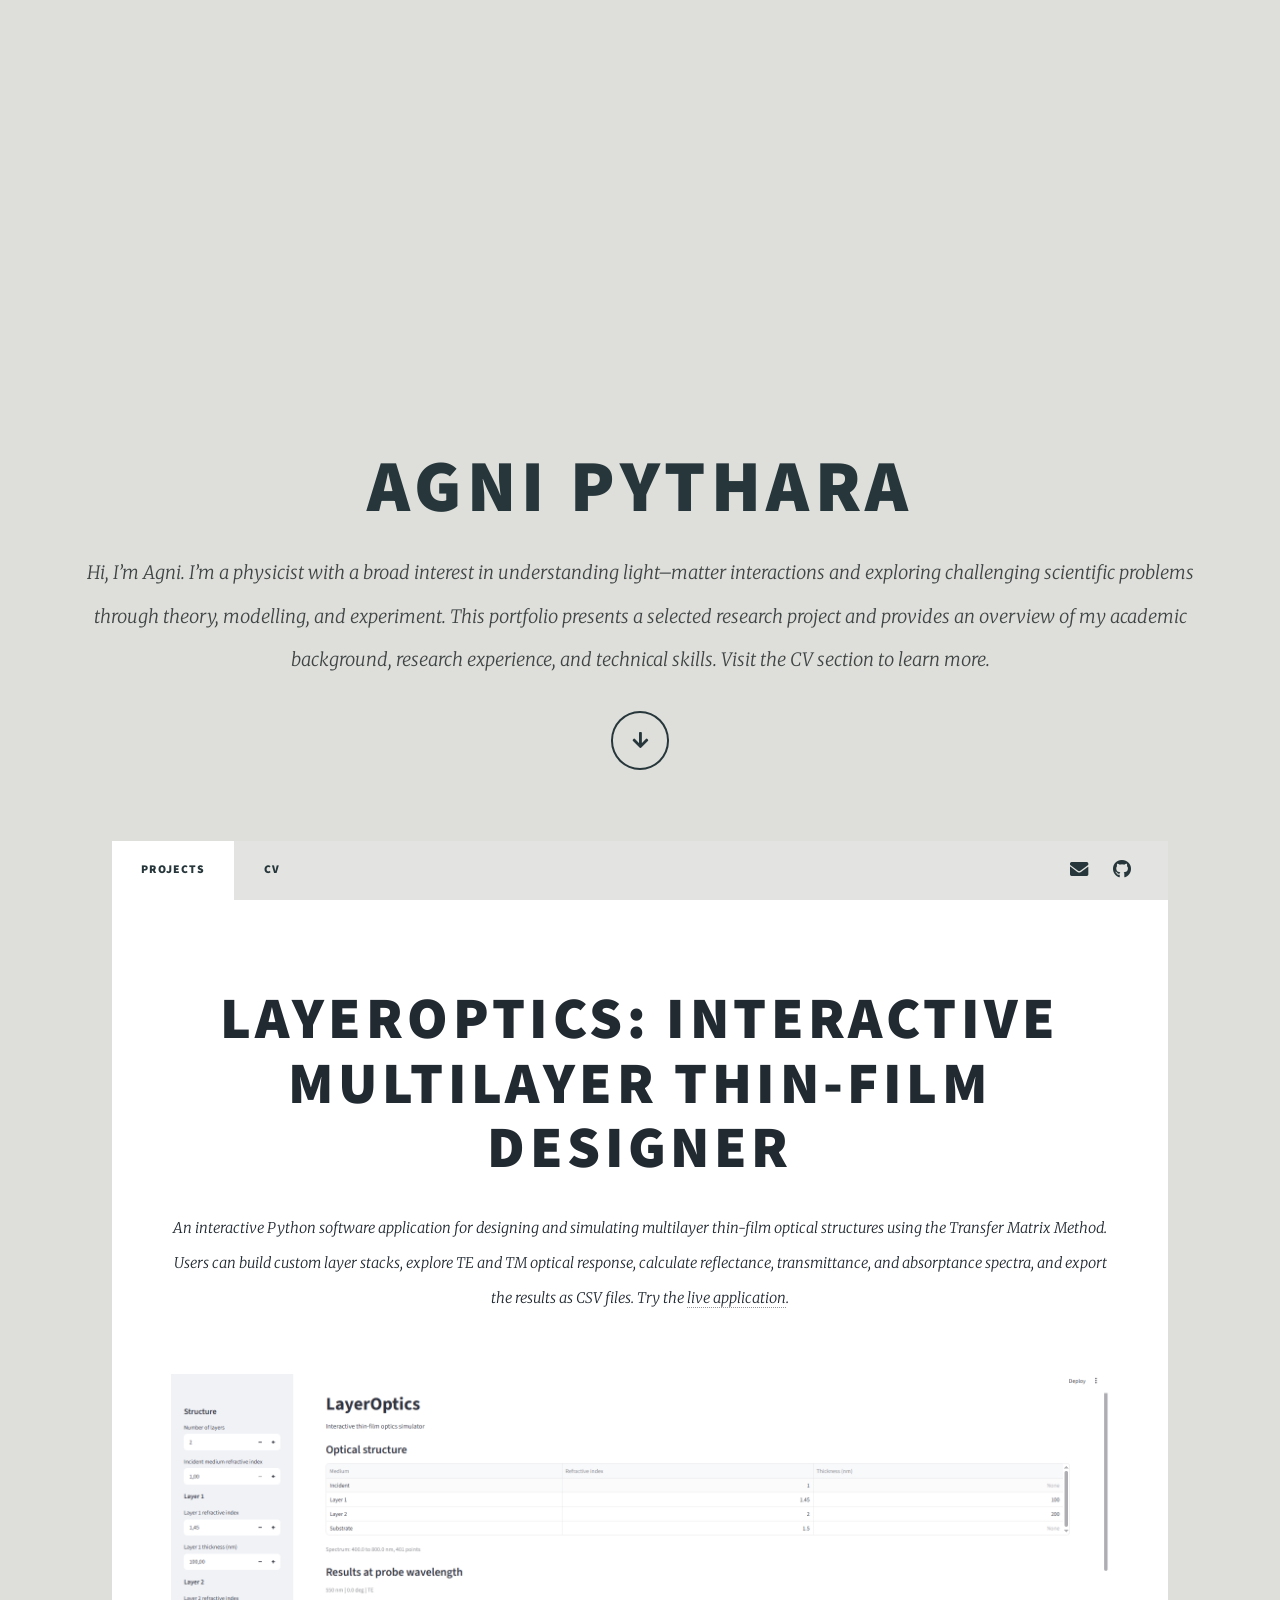
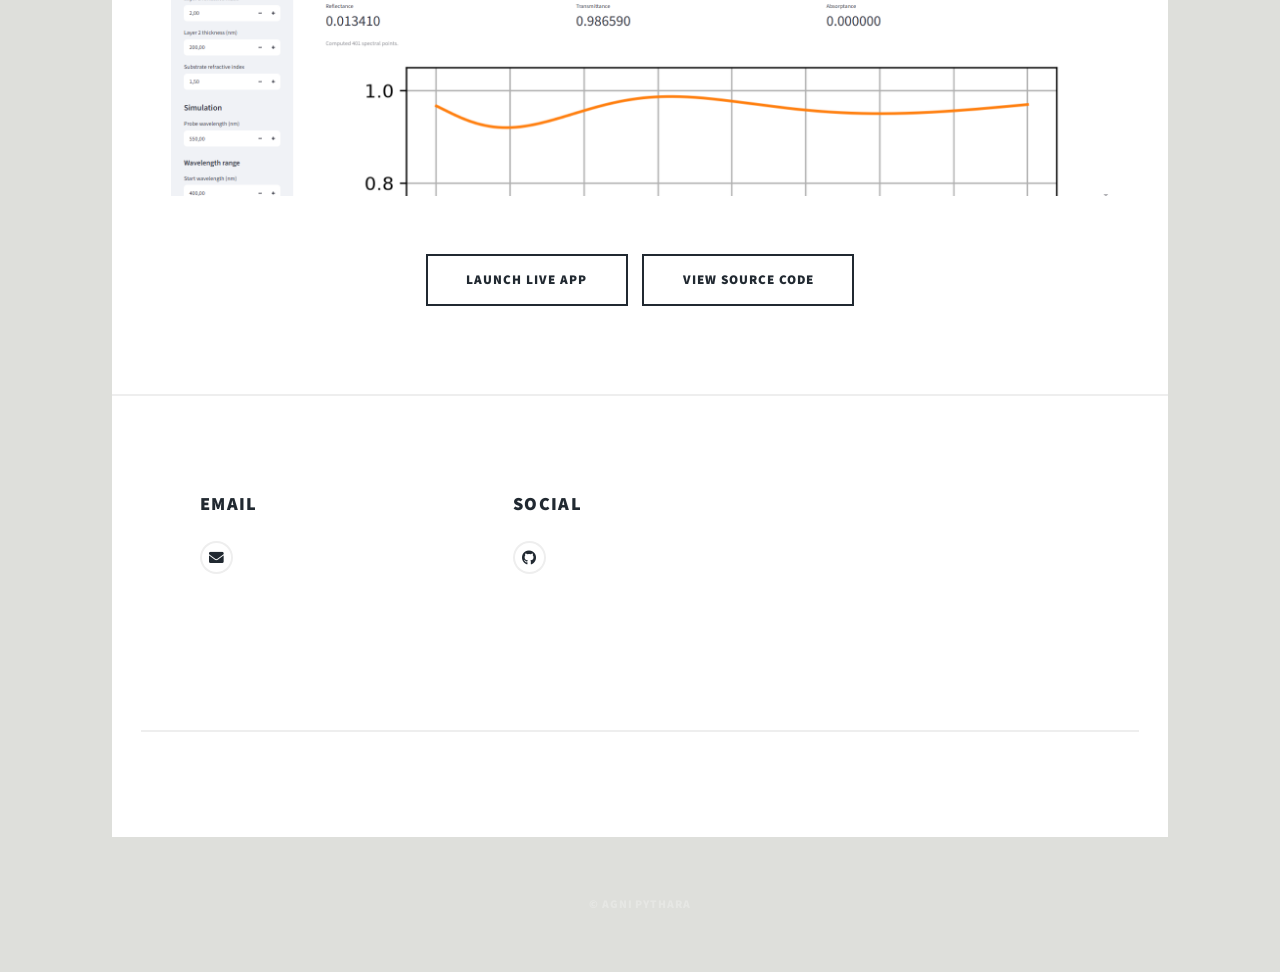
<file: index.html>
<!DOCTYPE HTML>
<!--
	Massively by HTML5 UP
	html5up.net | @ajlkn
	Free for personal and commercial use under the CCA 3.0 license (html5up.net/license)
-->
<html>
	<head>
		<title>Agni Pythara</title>
		<meta charset="utf-8" />
		<meta name="viewport" content="width=device-width, initial-scale=1, user-scalable=no" />
		<link rel="stylesheet" href="assets/css/main.css" />
		<noscript><link rel="stylesheet" href="assets/css/noscript.css" /></noscript>
		<style>
    /* Οριζόντια διάταξη στοιχείων επικοινωνίας */
    .split.contact {
        display: grid;
        grid-template-columns: repeat(3, 1fr);
        width: 100%;
    }

    .split.contact > section,
    .split.contact > section.alt {
        width: auto;
        min-width: 0;
        padding: 2.5rem 2rem;
        border-top: none;
        border-left: none;
    }

    .split.contact > section:first-child {
        border-left: none;
    }

    /* Κάθετη διάταξη σε κινητά */
    @media screen and (max-width: 736px) {
        .split.contact {
            grid-template-columns: 1fr;
        }

        .split.contact > section,
        .split.contact > section.alt {
            padding: 2rem;
            border-left: none;
            border-top: none;
        }

        .split.contact > section:first-child {
            border-top: none;
        }
    }
</style>
	</head>
	<body class="is-preload">

		<!-- Wrapper -->
			<div id="wrapper" class="fade-in">


				<!-- Intro -->
					<div id="intro">
						<h1>Agni Pythara<br />
						</h1>
						<p>Hi, I’m Agni. I’m a physicist with a broad interest in understanding light–matter interactions and exploring challenging scientific problems through theory, modelling, and experiment. This portfolio presents a selected research project and provides an overview of my academic background, research experience, and technical skills. Visit the CV section to learn more.
						<ul class="actions">
							<li><a href="#header" class="button icon solid solo fa-arrow-down scrolly">Continue</a></li>
						</ul>
					</div>

				<!-- Header -->
					<header id="header">
						<a href="index.html" class="logo">Agni Pythara</a>
					</header>

				<!-- Nav -->
					<nav id="nav">
						<ul class="links">
							<li class="active"><a href="index.html">Projects</a></li>
							<li><a href="cv.html">CV</a></li>
							<!-- <li><a href="elements.html">Elements Reference</a></li> -->
						</ul>
							<ul class="icons">
						<li>
							<a href="mailto:agnespythara@gmail.com"class="icon solid fa-envelope">
							<span class="label">Email</span>
							</a>
						</li>

						<li>
							<a href="https://github.com/agnipy"class="icon brands fa-github github-icon"target="_blank"rel="noopener noreferrer">
							<span class="label">GitHub</span>
							</a>
						</li>
					</ul>
					</nav>


				<!-- Main -->
					<div id="main">

						<!-- Featured Post -->
							<article class="post featured">
	<header class="major">
		<h2>
			<a href="https://layeroptics.streamlit.app/"
			   target="_blank"
			   rel="noopener noreferrer">
				LayerOptics: Interactive Multilayer Thin-Film Designer
			</a>
		</h2>

		<p>
			An interactive Python software application for designing and
			simulating multilayer thin-film optical structures using the
			Transfer Matrix Method. Users can build custom layer stacks,
			explore TE and TM optical response, calculate reflectance,
			transmittance, and absorptance spectra, and export the results
			as CSV files. Try the
			<a href="https://layeroptics.streamlit.app/"
			   target="_blank"
			   rel="noopener noreferrer">live application</a>.
		</p>
	</header>

	<a href="https://layeroptics.streamlit.app/"
	   class="image main"
	   target="_blank"
	   rel="noopener noreferrer">
		<img src="images/layeroptics_app.png"
			 alt="LayerOptics interactive multilayer thin-film design software" />
	</a>

	<ul class="actions special">
		<li>
			<a href="https://layeroptics.streamlit.app/"
			   class="button large"
			   target="_blank"
			   rel="noopener noreferrer">
				Launch Live App
			</a>
		</li>

		<li>
			<a href="https://github.com/agnipy/tmm-multilayer-optics"
			   class="button large"
			   target="_blank"
			   rel="noopener noreferrer">
				View Source Code
			</a>
		</li>
	</ul>
</article>
						<!-- Posts
							<section class="posts">
								<article>
									<header>
										<span class="date">April 24, 2017</span>
										<h2><a href="#">Sed magna<br />
										ipsum faucibus</a></h2>
									</header>
									<a href="#" class="image fit"><img src="images/pic02.jpg" alt="" /></a>
									<p>Donec eget ex magna. Interdum et malesuada fames ac ante ipsum primis in faucibus. Pellentesque venenatis dolor imperdiet dolor mattis sagittis magna etiam.</p>
									<ul class="actions special">
										<li><a href="#" class="button">Full Story</a></li>
									</ul>
								</article>
								<article>
									<header>
										<span class="date">April 22, 2017</span>
										<h2><a href="#">Primis eget<br />
										imperdiet lorem</a></h2>
									</header>
									<a href="#" class="image fit"><img src="images/pic03.jpg" alt="" /></a>
									<p>Donec eget ex magna. Interdum et malesuada fames ac ante ipsum primis in faucibus. Pellentesque venenatis dolor imperdiet dolor mattis sagittis magna etiam.</p>
									<ul class="actions special">
										<li><a href="#" class="button">Full Story</a></li>
									</ul>
								</article>-->

						<section class="split contact">
							<!-- <section class="alt">
								<h3>Location</h3>
								<p>Ioannina, Greece</p>
							</section> -->
							<section>
								<h3>Email</h3>
								<ul class="icons alt">
									<li><a href="mailto:agnespythara@gmail.com" class="icon solid fa-envelope"><span class="label">Email</span></a></li>
								</ul>
							</section>
							<section>
								<h3>Social</h3>
								<ul class="icons alt">
									<li><a href="https://github.com/agnipy" class="icon brands fa-github"><span class="label">GitHub</span></a></li>
								</ul>
							</section>
						</section>
					</footer>

				<!-- Copyright -->
					<div id="copyright">
						<ul><li>&copy; Untitled</li><li>Design: <a href="https://html5up.net">HTML5 UP</a></li></ul>
					</div>

			</div>
			<div id="copyright"><ul><li>&copy; Agni Pythara</li></ul></div>
		</div>

		<!-- Scripts -->
			<script src="assets/js/jquery.min.js"></script>
			<script src="assets/js/jquery.scrollex.min.js"></script>
			<script src="assets/js/jquery.scrolly.min.js"></script>
			<script src="assets/js/browser.min.js"></script>
			<script src="assets/js/breakpoints.min.js"></script>
			<script src="assets/js/util.js"></script>
			<script src="assets/js/main.js"></script>

	</body>
</html>
</file>
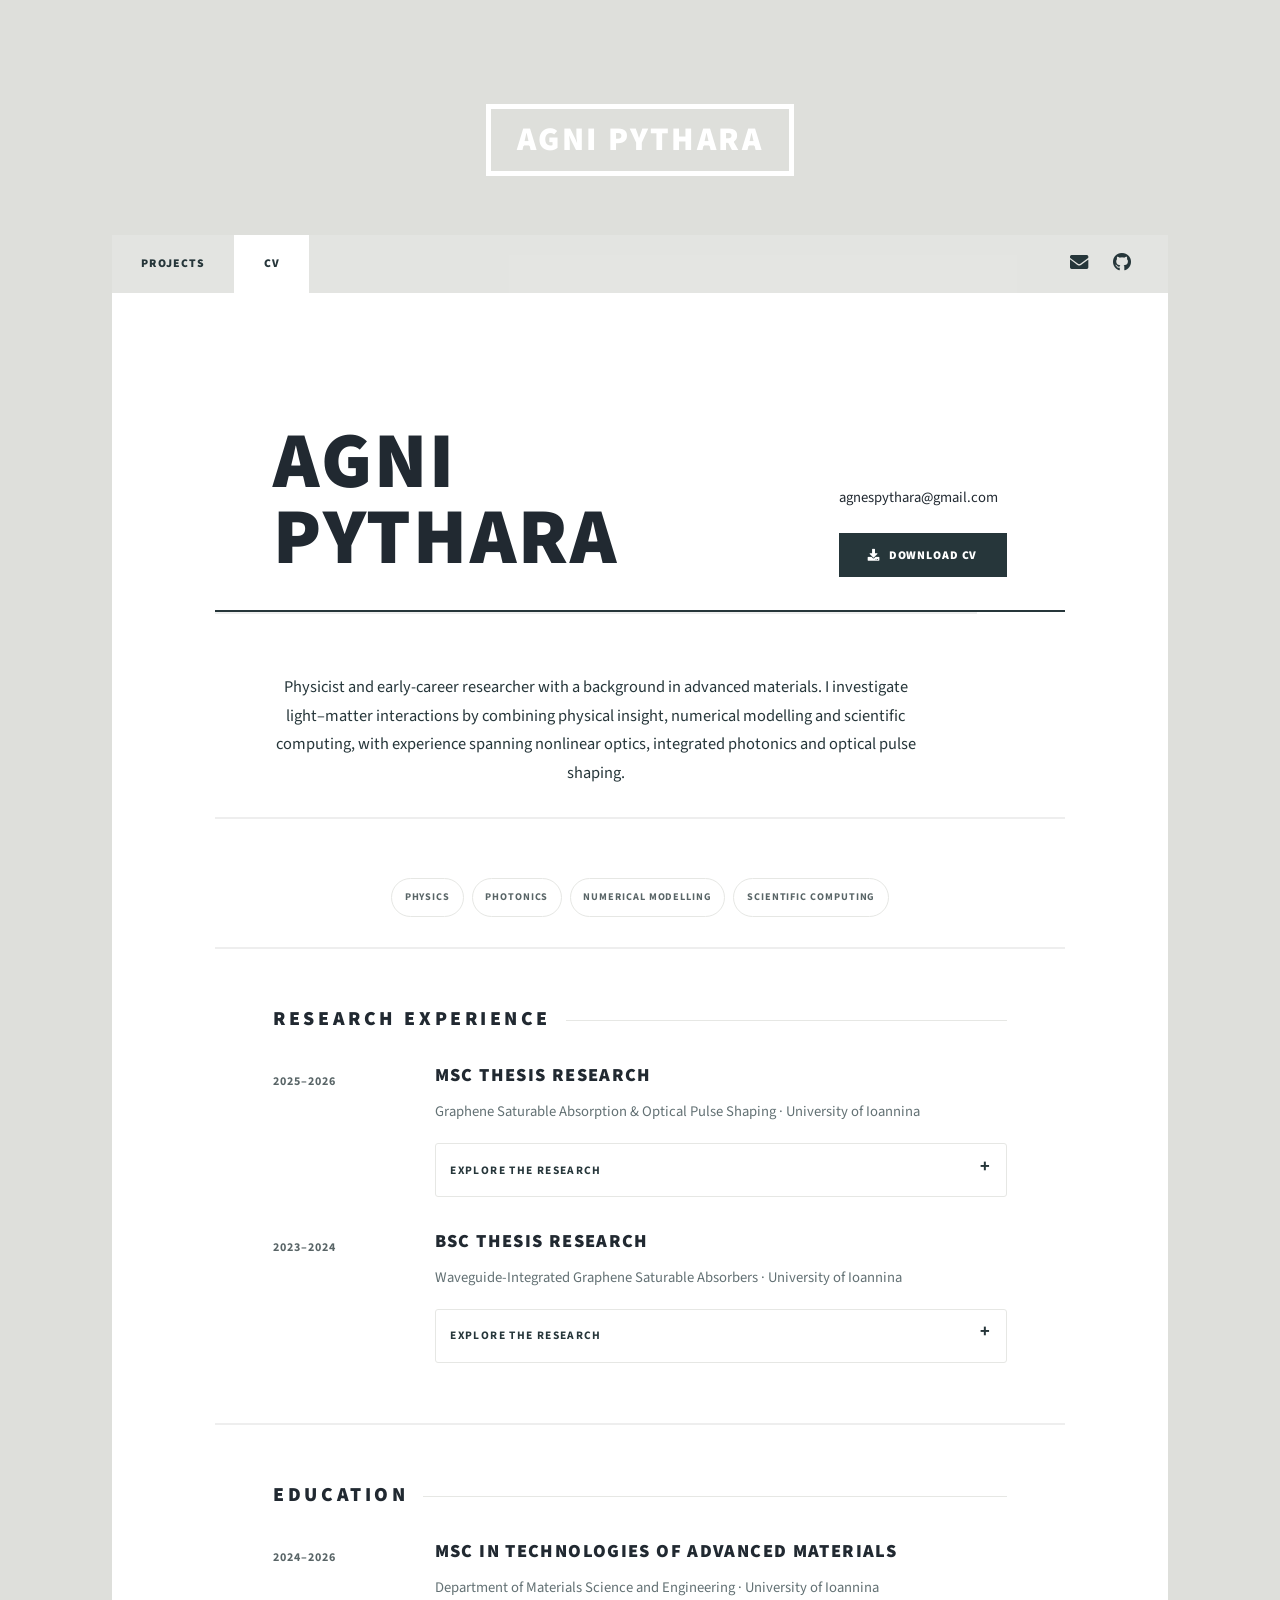
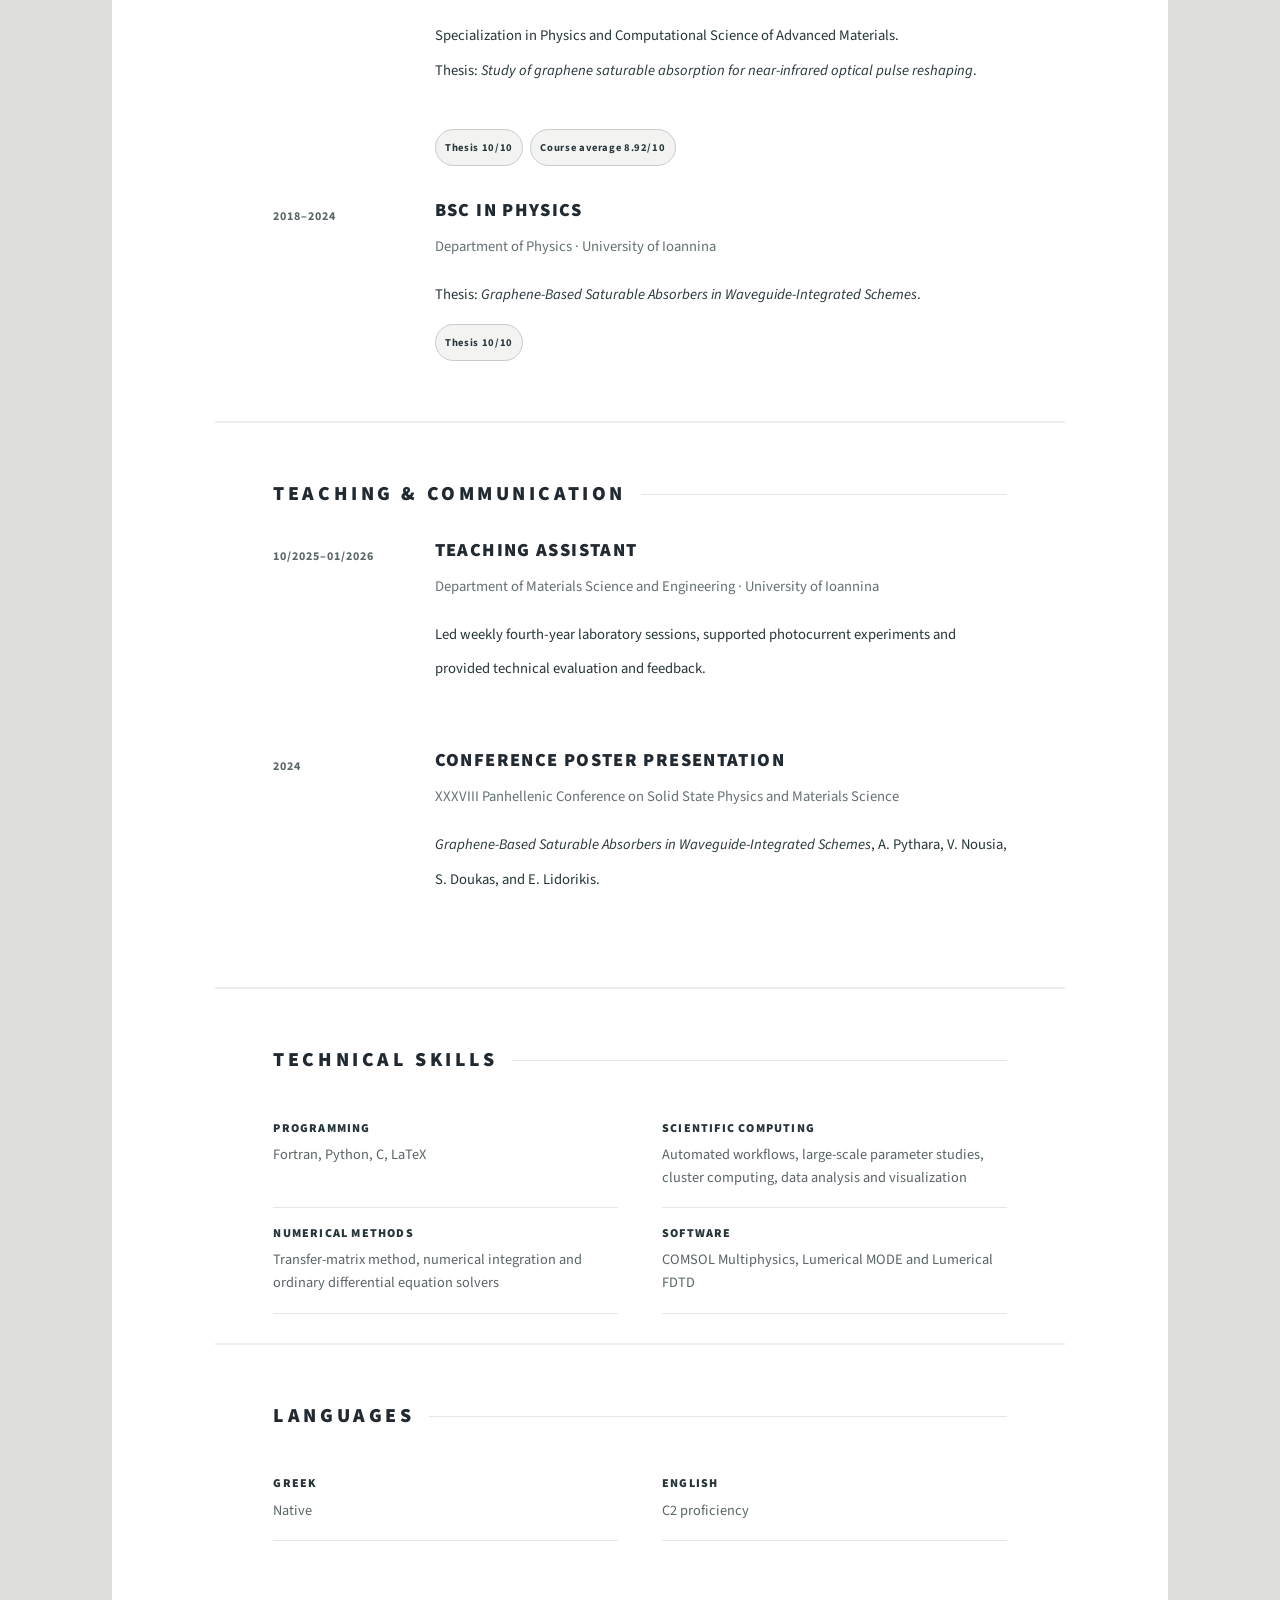
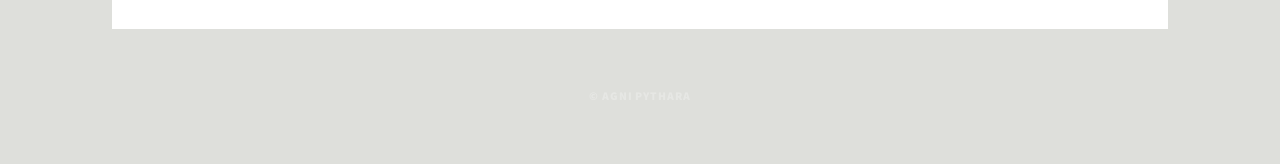
<file: cv.html>
<!DOCTYPE HTML>
<!-- Massively by HTML5 UP | html5up.net | CCA 3.0 -->
<html lang="en">
	<head>
		<title>CV | Agni Pythara</title>
		<meta charset="utf-8" />
		<meta name="viewport" content="width=device-width, initial-scale=1, user-scalable=no" />
		<meta name="description" content="Curriculum vitae of Agni Pythara, physicist and photonics researcher." />
		<link rel="preconnect" href="https://fonts.googleapis.com" />
		<link rel="preconnect" href="https://fonts.gstatic.com" crossorigin />
		<link href="https://fonts.googleapis.com/css2?family=Source+Sans+3:ital,wght@0,400;0,600;0,700;1,400&display=swap" rel="stylesheet" />
		<link rel="stylesheet" href="assets/css/main.css" />
		<noscript><link rel="stylesheet" href="assets/css/noscript.css" /></noscript>
		<style>
			:root { --cv-ink: #26363a; --cv-muted: #596567; --cv-accent: #637174; --cv-soft: #dedfdb; --cv-paper: #ffffff; --cv-line: #e6e7e4; }
			html, body, body.is-preload, #wrapper, #wrapper > .bg { background-color: var(--cv-soft) !important; background-image: none !important; }
			#main.cv-page { background: var(--cv-paper); color: var(--cv-ink); }
			#main.cv-page, #main.cv-page p, #main.cv-page li, #main.cv-page a, #main.cv-page summary { font-family: "Source Sans 3", Helvetica, Arial, sans-serif; }
			#main.cv-page p, #main.cv-page li { font-weight: 400 !important; text-align: left; }
			#main.cv-page .cv-summary, #main.cv-page .cv-education-note, #main.cv-page .cv-skill p, #main.cv-page .cv-note { font-weight: 400 !important; }
			.cv-page { padding: 5rem 7rem 4rem !important; }
			.cv-hero { display: grid; grid-template-columns: minmax(0, 1fr) auto; gap: 3rem; align-items: end; padding-bottom: 2.6rem; border-bottom: solid 2px var(--cv-ink); }
			.cv-hero h1 { margin: 0 0 .35rem; font-size: clamp(2.7rem, 7vw, 5.4rem); line-height: .95; letter-spacing: .03em; }
			.cv-kicker { margin: 0 0 .75rem; color: var(--cv-accent); font-size: .78rem; font-weight: 700; letter-spacing: .18em; text-transform: uppercase; }
			.cv-contact { margin: 0; text-align: right; list-style: none; }
			.cv-contact li { margin: .3rem 0; }
			.cv-contact a { border-bottom-color: transparent; }
			.cv-download { margin-top: 1.15rem !important; }
			.cv-download .button { margin: 0; background: var(--cv-ink); box-shadow: none; color: #fff !important; }
			.cv-download .button:hover, .cv-download .button:focus { background: var(--cv-accent); color: #fff !important; }
			.cv-summary { max-width: 52rem; margin: 2.8rem auto 1.8rem; font-size: 1.12rem; line-height: 1.75; text-align: center !important; }
			.cv-focus { display: flex; flex-wrap: wrap; justify-content: center; gap: .55rem; margin: 0 auto 4.5rem; }
			.cv-focus span { padding: .45rem .85rem; border: solid 1px var(--cv-line); border-radius: 999px; color: var(--cv-muted); font-size: .7rem; font-weight: 700; letter-spacing: .09em; text-transform: uppercase; }
			.cv-section { margin: 4.25rem 0; scroll-margin-top: 6rem; }
			.cv-section-title { display: flex; align-items: center; gap: 1rem; margin-bottom: 2rem; font-size: 1.35rem; letter-spacing: .18em; }
			.cv-section-title:after { content: ""; height: 1px; flex: 1; background: var(--cv-line); }
			.cv-entry { display: grid; grid-template-columns: 9rem 1fr; gap: 2rem; margin: 0 0 2.1rem; }
			.cv-date { color: var(--cv-muted); font-size: .82rem; font-weight: 700; letter-spacing: .08em; text-transform: uppercase; padding-top: .4rem; }
			.cv-entry h3 { margin: 0; font-size: 1.25rem; }
			.cv-entry .place { margin: .35rem 0 .9rem; color: var(--cv-accent); font-weight: 600; }
			details.cv-details { border: solid 1px var(--cv-line); border-radius: 3px; background: #fff; transition: background-color .2s ease, border-color .2s ease; }
			details.cv-details[open] { background: #f3f4f2; border-color: #aeb5b4; }
			details.cv-details summary { position: relative; padding: .85rem 3rem .85rem 1rem; cursor: pointer; font-size: .78rem; font-weight: 700; letter-spacing: .12em; list-style: none; text-transform: uppercase; }
			details.cv-details summary:hover, details.cv-details summary:focus { color: var(--cv-accent); }
			details.cv-details summary:focus-visible { outline: solid 2px var(--cv-accent); outline-offset: 3px; }
			details.cv-details summary::-webkit-details-marker { display: none; }
			details.cv-details summary:after { content: "+"; position: absolute; right: 1rem; font-size: 1.25rem; line-height: 1; }
			details.cv-details[open] summary:after { content: "−"; }
			details.cv-details ul { margin: 0; padding: 0 2rem 1.3rem 3rem; }
			details.cv-details li { margin-bottom: .55rem; }
			.cv-education-note { margin: .6rem 0 0; }
			.cv-highlight { display: inline-block; margin: .75rem .45rem 0 0; padding: .35rem .65rem; border: solid 1px #c7ccca; border-radius: 999px; background: #f3f4f2; font-size: .72rem; font-weight: 700; letter-spacing: .06em; }
			.cv-skills { display: grid; grid-template-columns: repeat(2, minmax(0, 1fr)); column-gap: 3rem; row-gap: 0; }
			.cv-skill { padding: 1.15rem 0 1.25rem; border: 0; border-bottom: solid 1px var(--cv-line); background: transparent; }
			.cv-skill h3 { margin: 0 0 .35rem; color: var(--cv-ink); font-size: .82rem; letter-spacing: .1em; }
			.cv-skill p { margin: 0; color: var(--cv-muted); font-size: .98rem; line-height: 1.6; }
			.cv-note { margin: 4rem 0 0; padding-top: 2rem; border-top: solid 1px var(--cv-line); text-align: center; color: var(--cv-muted); font-style: italic; }
			#header .logo:hover, #header .logo:focus, #nav a:hover, #main a:hover { color: var(--cv-accent) !important; border-color: var(--cv-accent) !important; }
			@media screen and (max-width: 980px) { .cv-page { padding: 4rem 3rem !important; } }
			@media screen and (max-width: 736px) {
				.cv-page { padding: 3rem 1.4rem !important; }
				.cv-hero { grid-template-columns: 1fr; gap: 1.5rem; }
				.cv-contact { padding-left: 0; text-align: left; }
				.cv-entry { grid-template-columns: 1fr; gap: .45rem; }
				.cv-skills { grid-template-columns: 1fr; }
				.cv-focus { justify-content: flex-start; margin-bottom: 3.5rem; }
			}
		</style>
	</head>
	<body class="is-preload">
		<div id="wrapper">
			<header id="header"><a href="index.html" class="logo">Agni Pythara</a></header>
			<nav id="nav" aria-label="Primary navigation">
				<ul class="links">
					<li><a href="index.html">Projects</a></li>
					<li class="active"><a href="cv.html" aria-current="page">CV</a></li>
				</ul>
				<ul class="icons">
					<li><a href="mailto:agnespythara@gmail.com" class="icon solid fa-envelope"><span class="label">Email</span></a></li>
					<li><a href="https://github.com/agnipy" class="icon brands fa-github github-icon" target="_blank" rel="noopener noreferrer"><span class="label">GitHub</span></a></li>
				</ul>
			</nav>

			<main id="main" class="cv-page">
				<section class="cv-hero" aria-labelledby="cv-title">
					<div>
						<!-- <p class="cv-kicker">Curriculum Vitae</p> -->
						<h1 id="cv-title">Agni<br />Pythara</h1>
					</div>
					<ul class="cv-contact">
						<!-- <li>Ioannina, Greece</li> -->
						<li><a href="mailto:agnespythara@gmail.com">agnespythara@gmail.com</a></li>
						<li class="cv-download"><a href="Agni_Pythara_cv.pdf" class="button icon solid fa-download" download="Agni_Pythara_CV.pdf">Download CV</a></li>
					</ul>
				</section>

				<p class="cv-summary">Physicist and early-career researcher with a background in advanced materials. I investigate light–matter interactions by combining physical insight, numerical modelling and scientific computing, with experience spanning nonlinear optics, integrated photonics and optical pulse shaping.</p>
				<div class="cv-focus" aria-label="Areas of expertise">
					<span>Physics</span><span>Photonics</span><span>Numerical modelling</span><span>Scientific computing</span>
				</div>

				<section class="cv-section" aria-labelledby="research-title">
					<h2 class="cv-section-title" id="research-title">Research Experience</h2>
					<article class="cv-entry">
						<div class="cv-date">2025–2026</div>
						<div>
							<h3>MSc Thesis Research</h3>
							<p class="place">Graphene Saturable Absorption &amp; Optical Pulse Shaping · University of Ioannina</p>
							<details class="cv-details">
								<summary>Explore the research</summary>
								<ul>
									<li>Adapted a Fortran carrier-dynamics model from picosecond to femtosecond excitation, accounting for faster dynamics and broader pulse bandwidth.</li>
									<li>Coupled nonequilibrium carrier dynamics to the time-dependent optical response of multilayer photonic structures.</li>
									<li>Developed a Python workflow to automate, manage, post-process and visualize more than 30,000 simulations.</li>
									<li>Compared predictions with nonlinear-transmission measurements to assess model limitations and refine physical assumptions.</li>
									<li>Optimized asymmetric graphene-loaded Fabry–Pérot cavities, predicting absorption enhancement from 2.3% to nearly 100%.</li>
									<li>Numerically demonstrated passive all-optical pulse shaping from a single-peaked input into reflected profiles with two or three peaks.</li>
									<li>Implemented a transfer-matrix model for graphene third-harmonic generation and a COMSOL benchmark model.</li>
								</ul>
							</details>
						</div>
					</article>
					<article class="cv-entry">
						<div class="cv-date">2023–2024</div>
						<div>
							<h3>BSc Thesis Research</h3>
							<p class="place">Waveguide-Integrated Graphene Saturable Absorbers · University of Ioannina</p>
							<details class="cv-details">
								<summary>Explore the research</summary>
								<ul>
									<li>Adapted a free-space graphene model to integrated photonic waveguides using modal properties calculated with Lumerical MODE.</li>
									<li>Designed and optimized a CMOS-compatible graphene-loaded waveguide cavity.</li>
									<li>Performed Fortran-based multidimensional parameter studies of nonlinear absorption and critical-coupling behavior.</li>
								</ul>
							</details>
						</div>
					</article>
				</section>

				<section class="cv-section" aria-labelledby="education-title">
					<h2 class="cv-section-title" id="education-title">Education</h2>
					<article class="cv-entry">
						<div class="cv-date">2024–2026</div>
						<div>
							<h3>MSc in Technologies of Advanced Materials</h3>
							<p class="place">Department of Materials Science and Engineering · University of Ioannina</p>
							<p class="cv-education-note">Specialization in Physics and Computational Science of Advanced Materials.</p>
							<p class="cv-thesis-note">Thesis: <em>Study of graphene saturable absorption for near-infrared optical pulse reshaping</em>.</p>
							<span class="cv-highlight">Thesis 10/10</span><span class="cv-highlight">Course average 8.92/10</span>
						</div>
					</article>
					<article class="cv-entry">
						<div class="cv-date">2018–2024</div>
						<div>
							<h3>BSc in Physics</h3>
							<p class="place">Department of Physics · University of Ioannina</p>
							<p class="cv-education-note">Thesis: <em>Graphene-Based Saturable Absorbers in Waveguide-Integrated Schemes</em>.</p>
							<span class="cv-highlight">Thesis 10/10</span>
						</div>
					</article>
				</section>

				<section class="cv-section" aria-labelledby="teaching-title">
					<h2 class="cv-section-title" id="teaching-title">Teaching &amp; Communication</h2>
					<article class="cv-entry">
						<div class="cv-date">10/2025–01/2026</div>
						<div><h3>Teaching Assistant</h3><p class="place">Department of Materials Science and Engineering · University of Ioannina</p><p>Led weekly fourth-year laboratory sessions, supported photocurrent experiments and provided technical evaluation and feedback.</p></div>
					</article>
					<article class="cv-entry">
						<div class="cv-date">2024</div>
						<div><h3>Conference Poster Presentation</h3><p class="place">XXXVIII Panhellenic Conference on Solid State Physics and Materials Science</p><p><em>Graphene-Based Saturable Absorbers in Waveguide-Integrated Schemes</em>, A. Pythara, V. Nousia, S. Doukas, and E. Lidorikis.<p></div>
					</article>
				</section>

				<section class="cv-section" aria-labelledby="skills-title">
					<h2 class="cv-section-title" id="skills-title">Technical Skills</h2>
					<div class="cv-skills">
						<div class="cv-skill"><h3>Programming</h3><p>Fortran, Python, C, LaTeX</p></div>
						<div class="cv-skill"><h3>Scientific Computing</h3><p>Automated workflows, large-scale parameter studies, cluster computing, data analysis and visualization</p></div>
						<div class="cv-skill"><h3>Numerical Methods</h3><p>Transfer-matrix method, numerical integration and ordinary differential equation solvers</p></div>
						<div class="cv-skill"><h3>Software</h3><p>COMSOL Multiphysics, Lumerical MODE and Lumerical FDTD</p></div>
					</div>
				</section>

				<section class="cv-section" aria-labelledby="languages-title">
					<h2 class="cv-section-title" id="languages-title">Languages</h2>
					<div class="cv-skills">
						<div class="cv-skill"><h3>Greek</h3><p>Native</p></div>
						<div class="cv-skill"><h3>English</h3><p>C2 proficiency</p></div>
					</div>
				</section>

			</main>

			<div id="copyright"><ul><li>&copy; Agni Pythara</li></ul></div>
		</div>
		<script src="assets/js/jquery.min.js"></script>
		<script src="assets/js/jquery.scrollex.min.js"></script>
		<script src="assets/js/jquery.scrolly.min.js"></script>
		<script src="assets/js/browser.min.js"></script>
		<script src="assets/js/breakpoints.min.js"></script>
		<script src="assets/js/util.js"></script>
		<script src="assets/js/main.js"></script>
	</body>
</html>
</file>
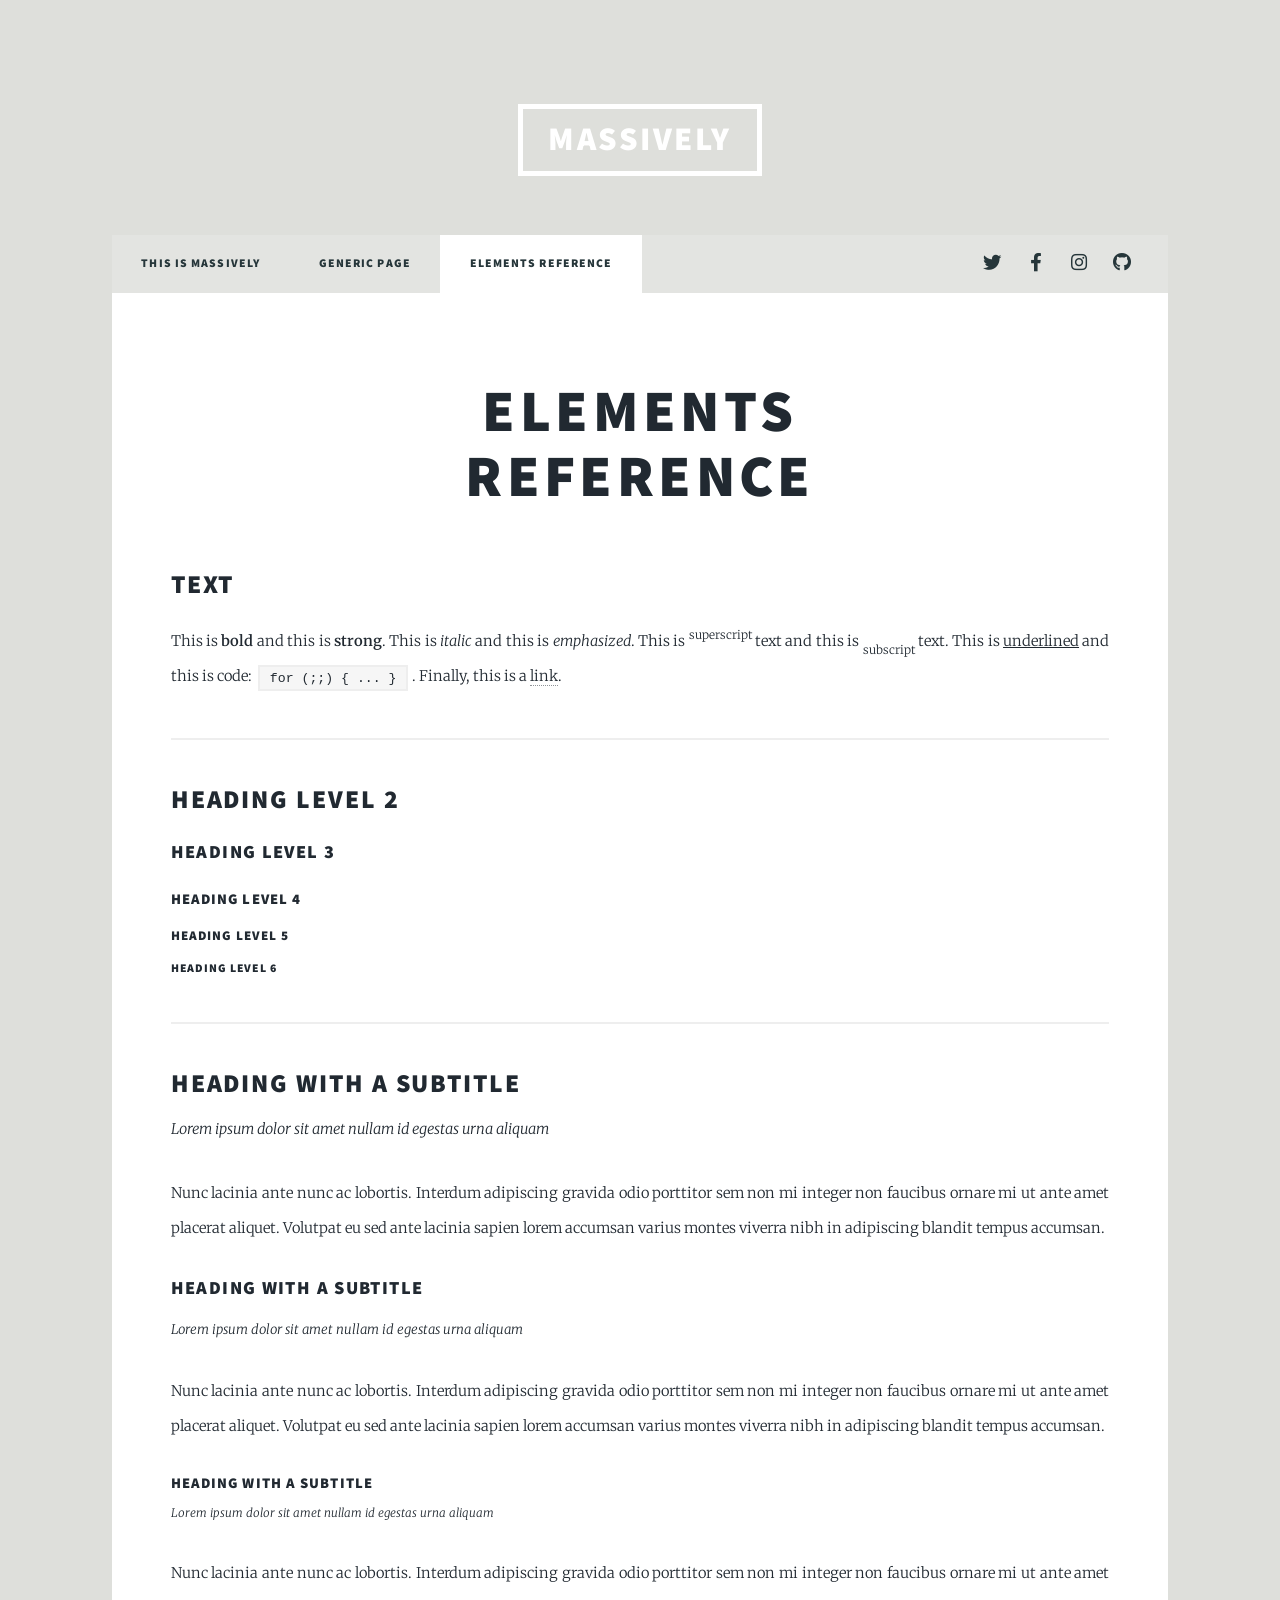
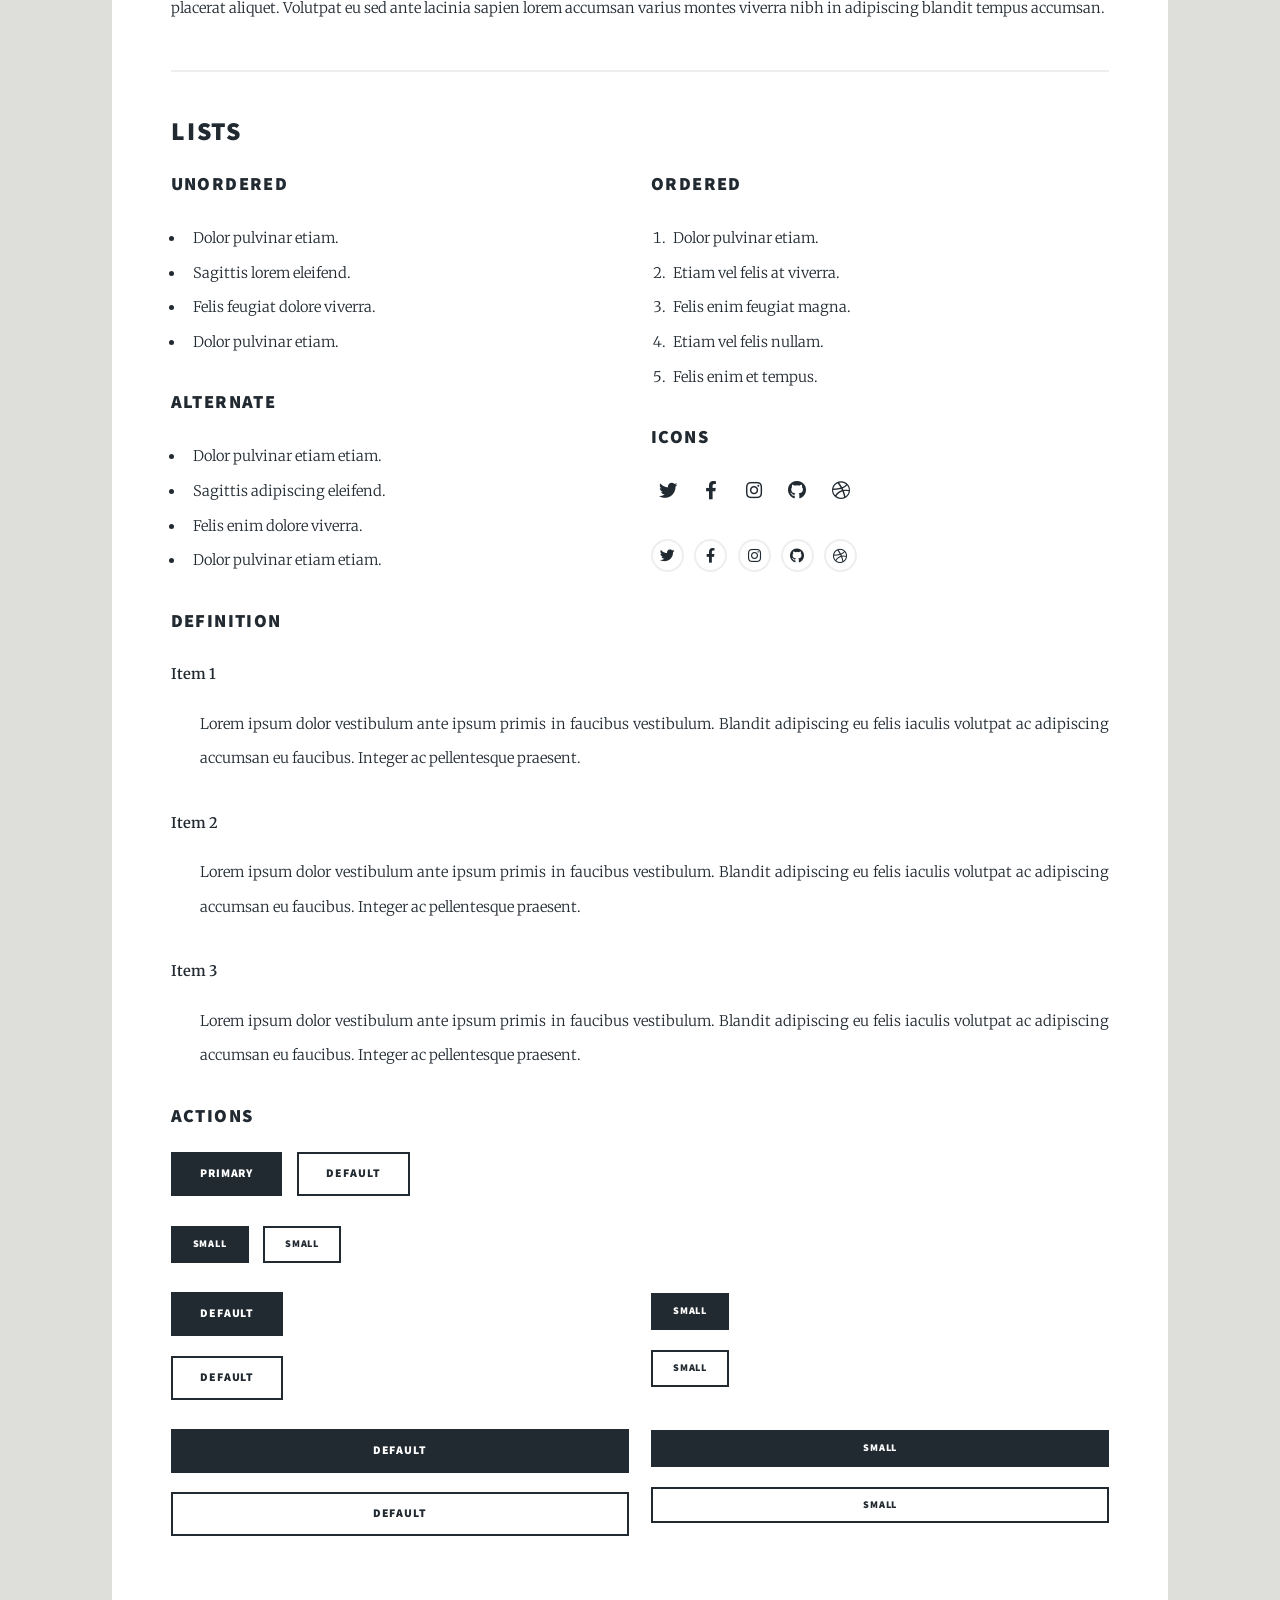
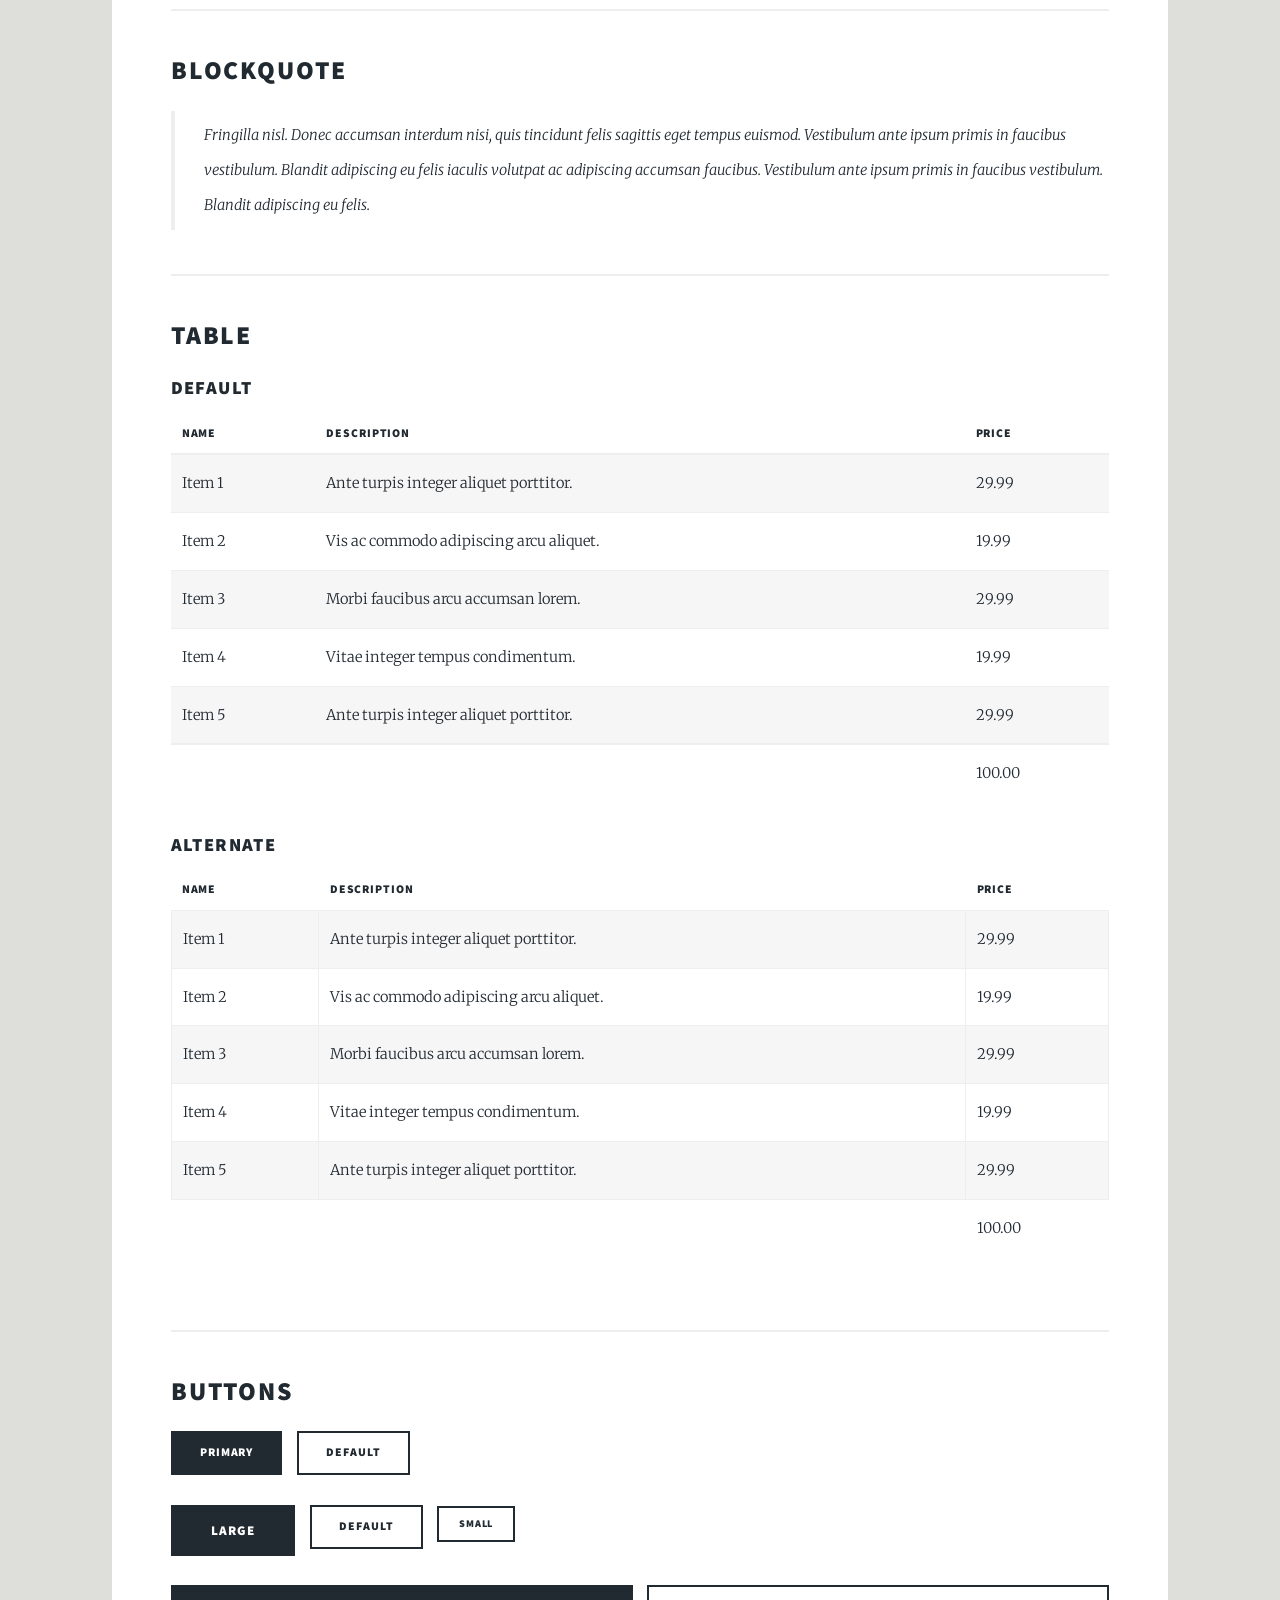
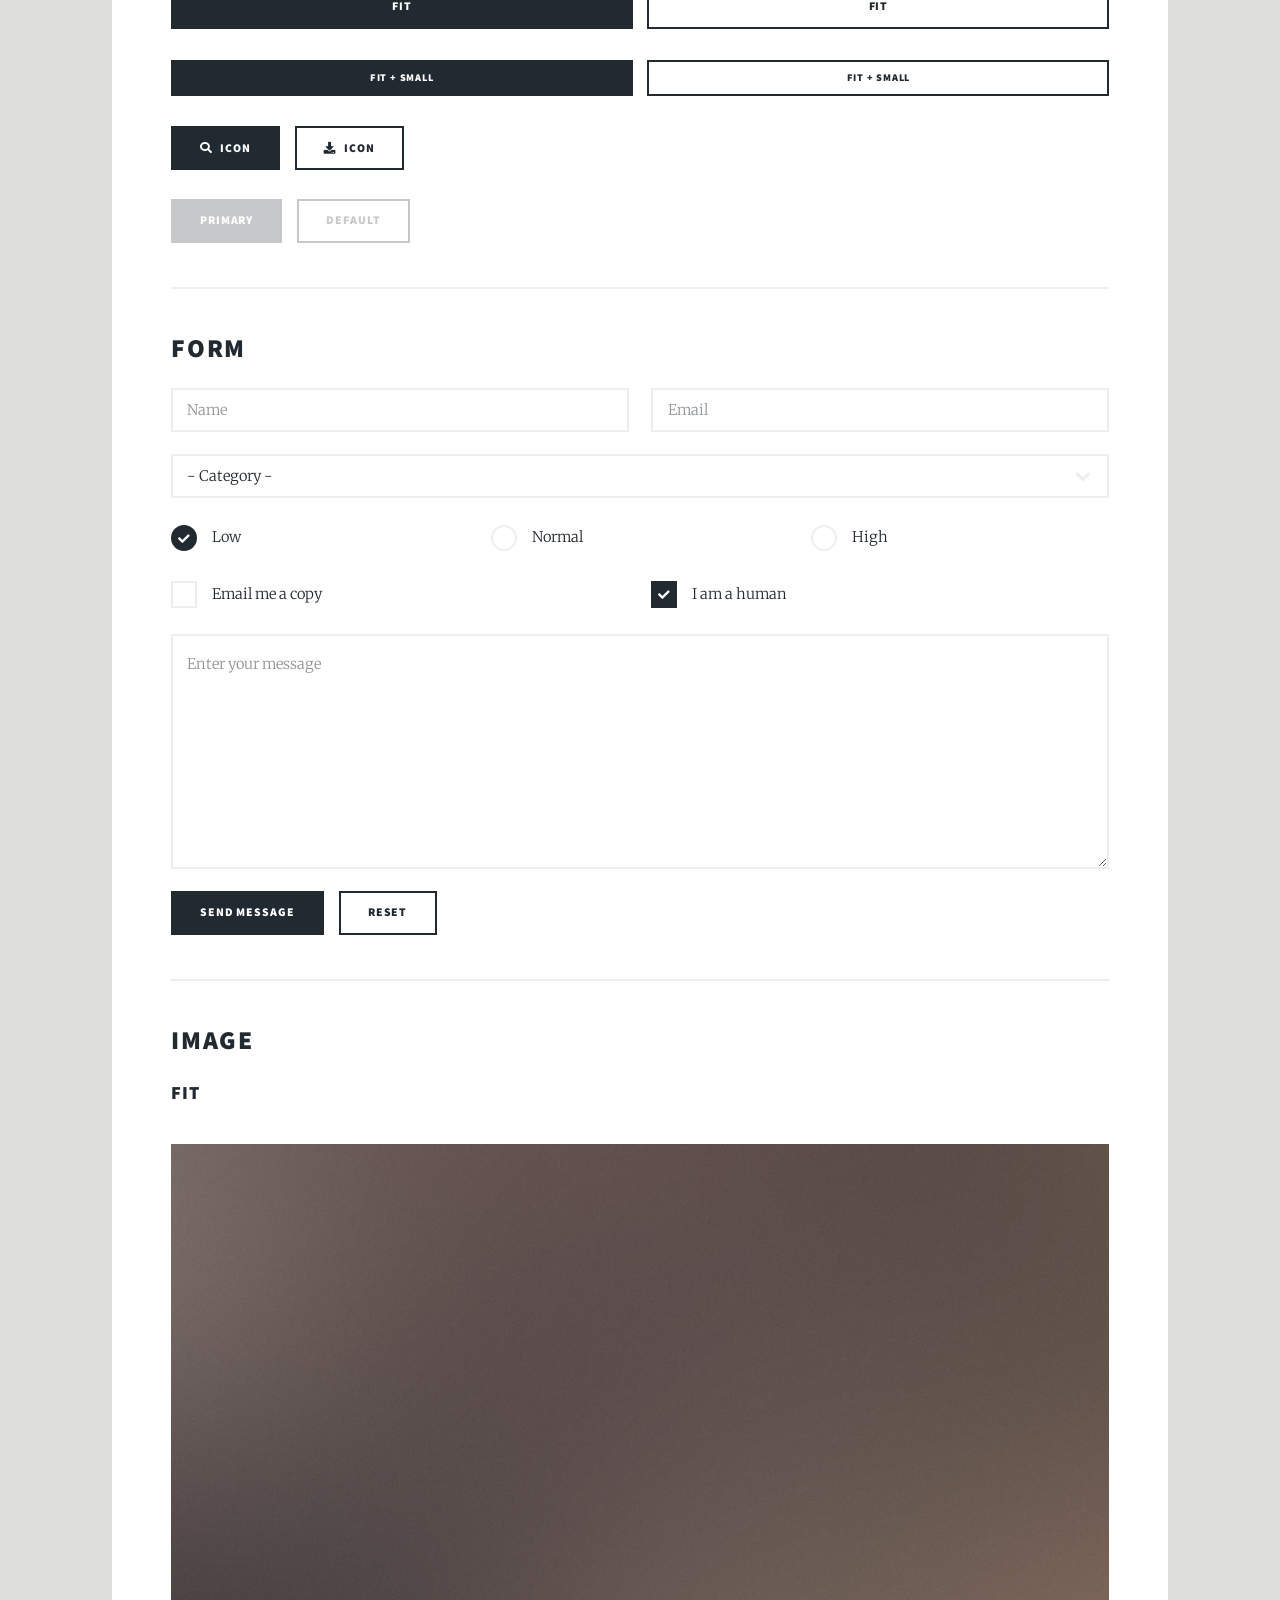
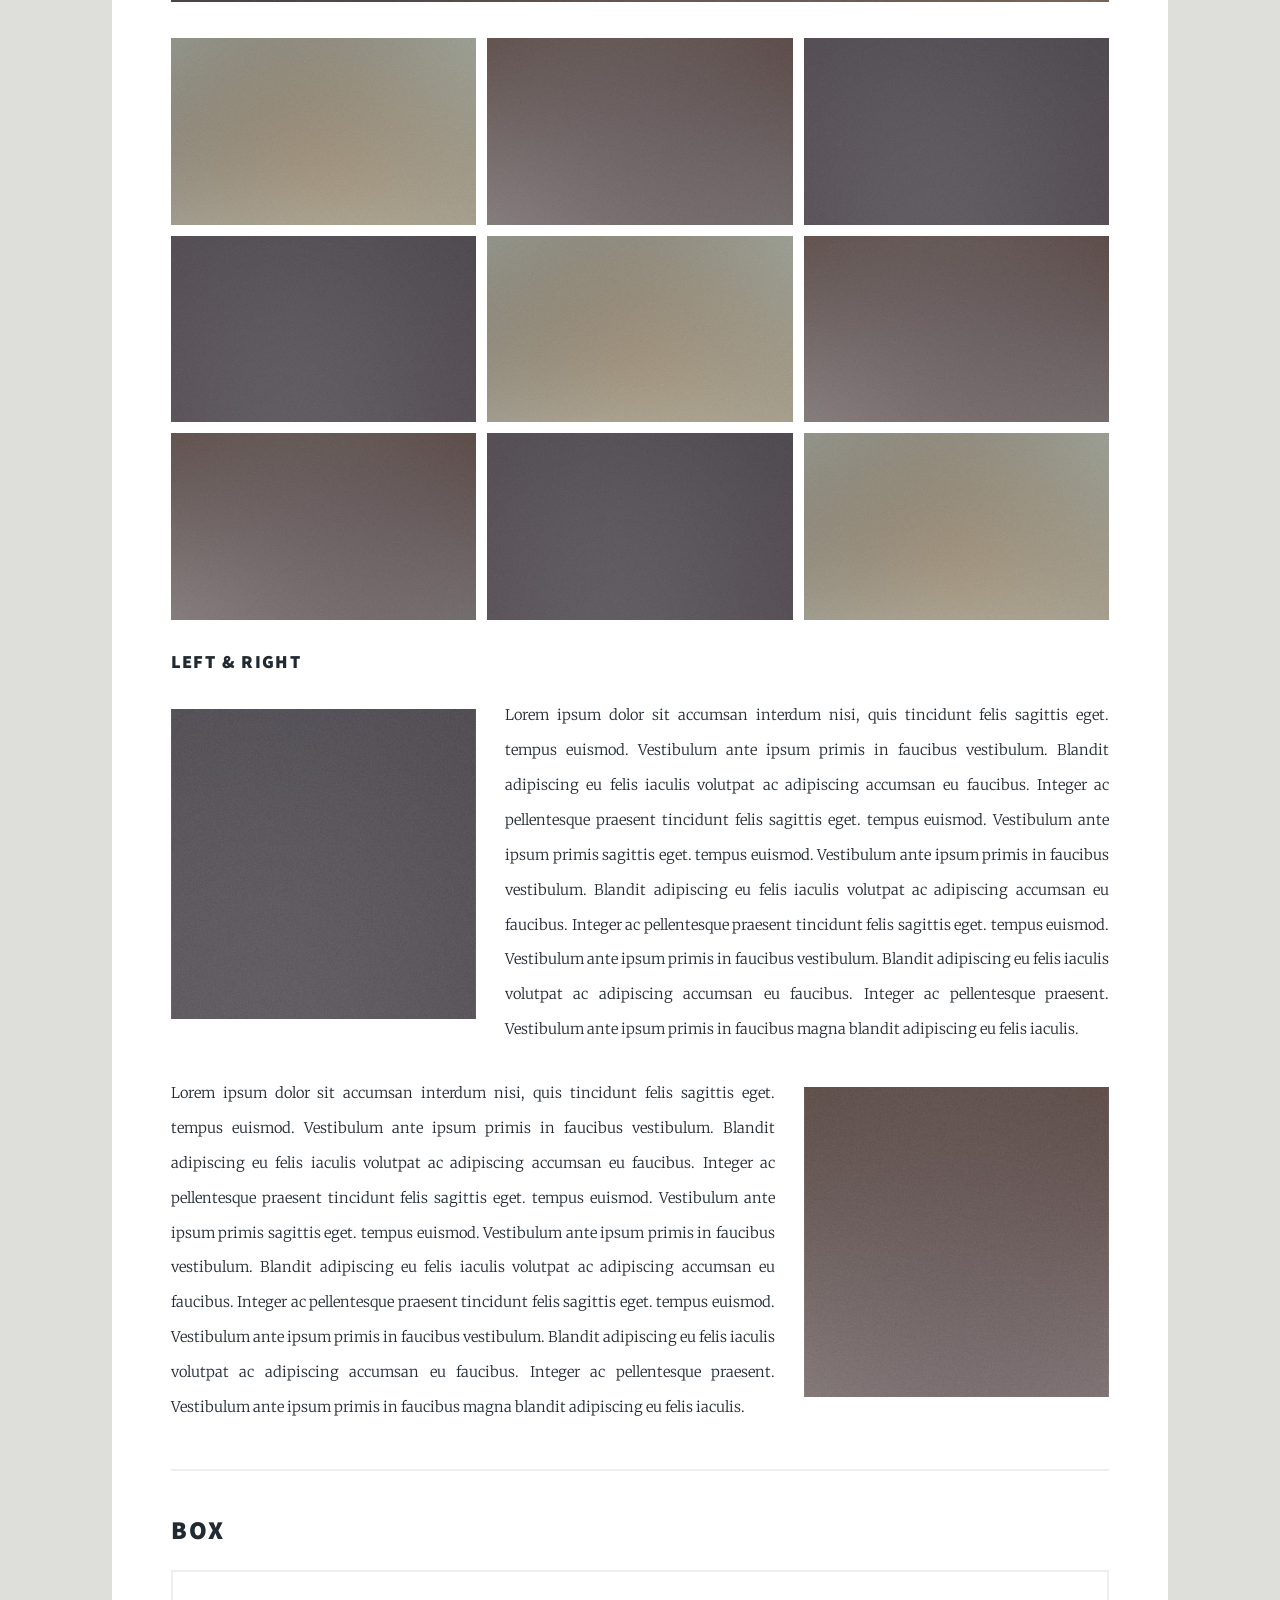
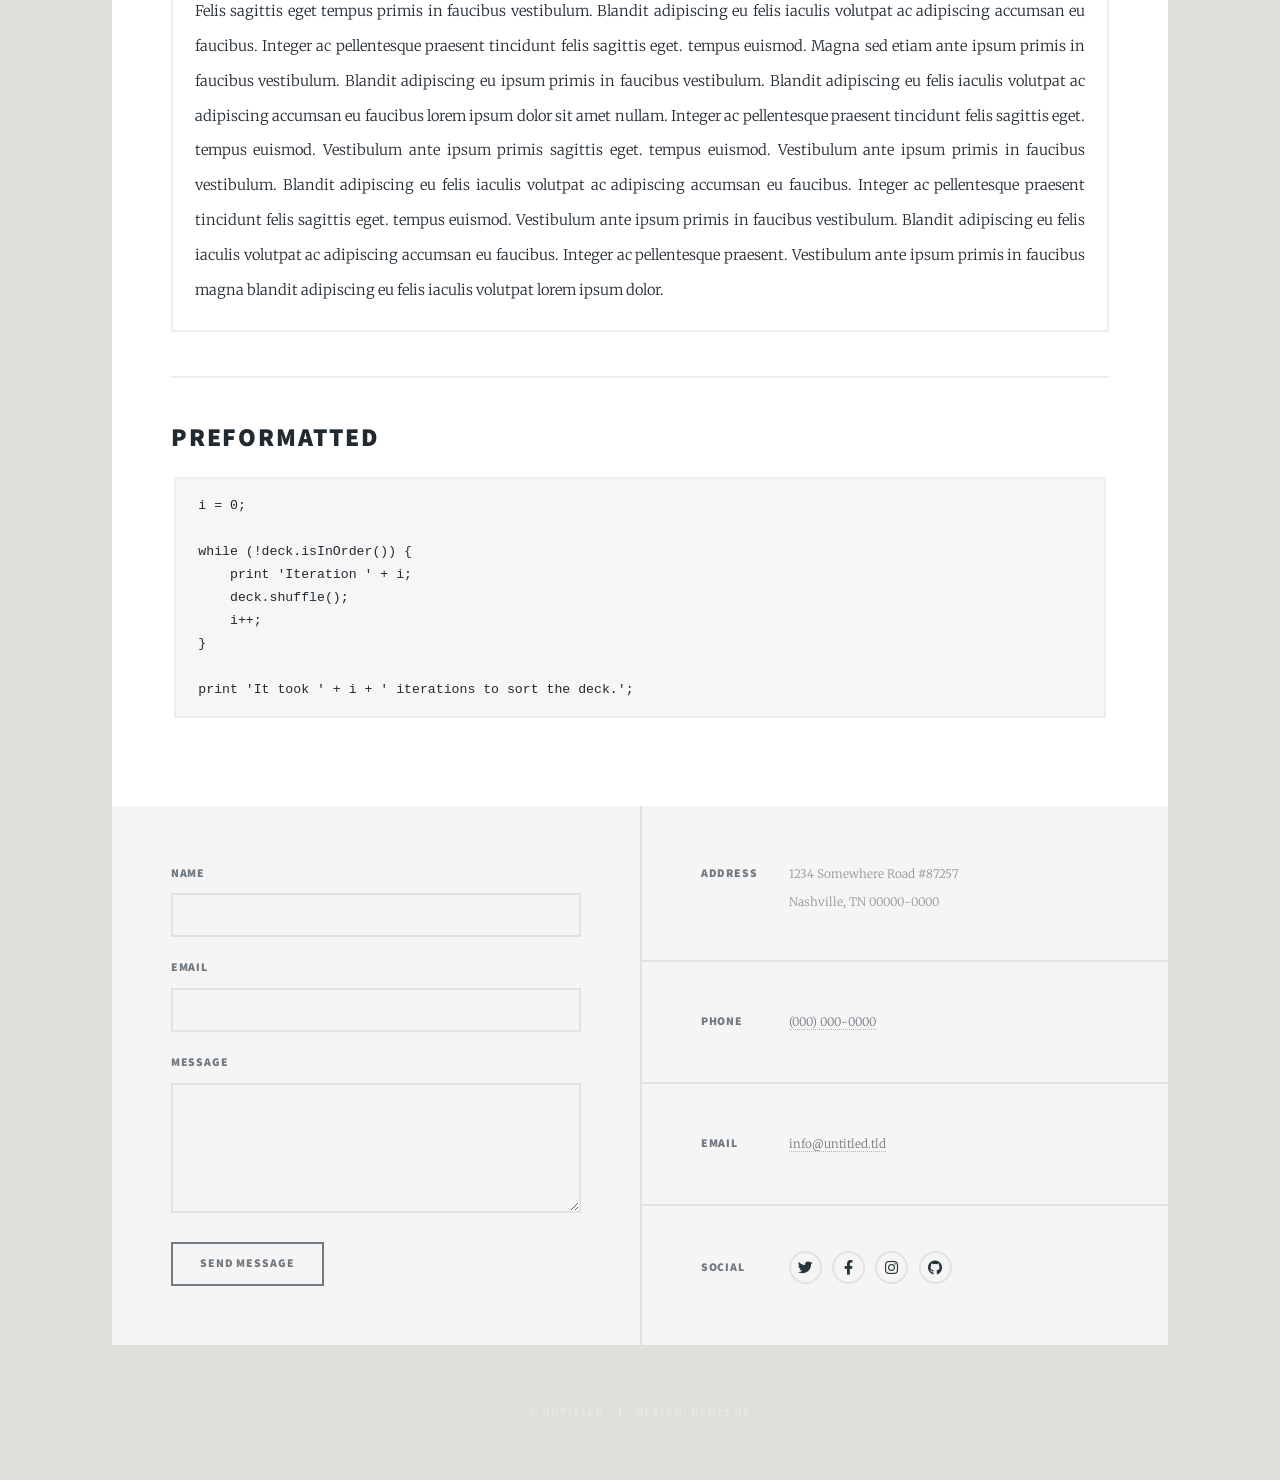
<file: elements.html>
<!DOCTYPE HTML>
<!--
	Massively by HTML5 UP
	html5up.net | @ajlkn
	Free for personal and commercial use under the CCA 3.0 license (html5up.net/license)
-->
<html>
	<head>
		<title>Elements Reference - Massively by HTML5 UP</title>
		<meta charset="utf-8" />
		<meta name="viewport" content="width=device-width, initial-scale=1, user-scalable=no" />
		<link rel="stylesheet" href="assets/css/main.css" />
		<noscript><link rel="stylesheet" href="assets/css/noscript.css" /></noscript>
	</head>
	<body class="is-preload">

		<!-- Wrapper -->
			<div id="wrapper">

				<!-- Header -->
					<header id="header">
						<a href="index.html" class="logo">Massively</a>
					</header>

				<!-- Nav -->
					<nav id="nav">
						<ul class="links">
							<li><a href="index.html">This is Massively</a></li>
							<li><a href="generic.html">Generic Page</a></li>
							<li class="active"><a href="elements.html">Elements Reference</a></li>
						</ul>
						<ul class="icons">
							<li><a href="#" class="icon brands fa-twitter"><span class="label">Twitter</span></a></li>
							<li><a href="#" class="icon brands fa-facebook-f"><span class="label">Facebook</span></a></li>
							<li><a href="#" class="icon brands fa-instagram"><span class="label">Instagram</span></a></li>
							<li><a href="#" class="icon brands fa-github"><span class="label">GitHub</span></a></li>
						</ul>
					</nav>

				<!-- Main -->
					<div id="main">

						<!-- Post -->
							<section class="post">
								<header class="major">
									<h1>Elements<br />
									Reference</h1>
								</header>

								<!-- Text stuff -->
									<h2>Text</h2>
									<p>This is <b>bold</b> and this is <strong>strong</strong>. This is <i>italic</i> and this is <em>emphasized</em>.
									This is <sup>superscript</sup> text and this is <sub>subscript</sub> text.
									This is <u>underlined</u> and this is code: <code>for (;;) { ... }</code>.
									Finally, this is a <a href="#">link</a>.</p>
									<hr />
									<h2>Heading Level 2</h2>
									<h3>Heading Level 3</h3>
									<h4>Heading Level 4</h4>
									<h5>Heading Level 5</h5>
									<h6>Heading Level 6</h6>
									<hr />
									<header>
										<h2>Heading with a Subtitle</h2>
										<p>Lorem ipsum dolor sit amet nullam id egestas urna aliquam</p>
									</header>
									<p>Nunc lacinia ante nunc ac lobortis. Interdum adipiscing gravida odio porttitor sem non mi integer non faucibus ornare mi ut ante amet placerat aliquet. Volutpat eu sed ante lacinia sapien lorem accumsan varius montes viverra nibh in adipiscing blandit tempus accumsan.</p>
									<header>
										<h3>Heading with a Subtitle</h3>
										<p>Lorem ipsum dolor sit amet nullam id egestas urna aliquam</p>
									</header>
									<p>Nunc lacinia ante nunc ac lobortis. Interdum adipiscing gravida odio porttitor sem non mi integer non faucibus ornare mi ut ante amet placerat aliquet. Volutpat eu sed ante lacinia sapien lorem accumsan varius montes viverra nibh in adipiscing blandit tempus accumsan.</p>
									<header>
										<h4>Heading with a Subtitle</h4>
										<p>Lorem ipsum dolor sit amet nullam id egestas urna aliquam</p>
									</header>
									<p>Nunc lacinia ante nunc ac lobortis. Interdum adipiscing gravida odio porttitor sem non mi integer non faucibus ornare mi ut ante amet placerat aliquet. Volutpat eu sed ante lacinia sapien lorem accumsan varius montes viverra nibh in adipiscing blandit tempus accumsan.</p>

									<hr />

								<!-- Lists -->
									<h2>Lists</h2>
									<div class="row">
										<div class="col-6 col-12-small">

											<h3>Unordered</h3>
											<ul>
												<li>Dolor pulvinar etiam.</li>
												<li>Sagittis lorem eleifend.</li>
												<li>Felis feugiat dolore viverra.</li>
												<li>Dolor pulvinar etiam.</li>
											</ul>

											<h3>Alternate</h3>
											<ul class="alt">
												<li>Dolor pulvinar etiam etiam.</li>
												<li>Sagittis adipiscing eleifend.</li>
												<li>Felis enim dolore viverra.</li>
												<li>Dolor pulvinar etiam etiam.</li>
											</ul>

										</div>
										<div class="col-6 col-12-small">

											<h3>Ordered</h3>
											<ol>
												<li>Dolor pulvinar etiam.</li>
												<li>Etiam vel felis at viverra.</li>
												<li>Felis enim feugiat magna.</li>
												<li>Etiam vel felis nullam.</li>
												<li>Felis enim et tempus.</li>
											</ol>

											<h3>Icons</h3>
											<ul class="icons">
												<li><a href="#" class="icon brands fa-twitter"><span class="label">Twitter</span></a></li>
												<li><a href="#" class="icon brands fa-facebook-f"><span class="label">Facebook</span></a></li>
												<li><a href="#" class="icon brands fa-instagram"><span class="label">Instagram</span></a></li>
												<li><a href="#" class="icon brands fa-github"><span class="label">Github</span></a></li>
												<li><a href="#" class="icon brands fa-dribbble"><span class="label">Dribbble</span></a></li>
											</ul>
											<ul class="icons alt">
												<li><a href="#" class="icon brands alt fa-twitter"><span class="label">Twitter</span></a></li>
												<li><a href="#" class="icon brands alt fa-facebook-f"><span class="label">Facebook</span></a></li>
												<li><a href="#" class="icon brands alt fa-instagram"><span class="label">Instagram</span></a></li>
												<li><a href="#" class="icon brands alt fa-github"><span class="label">Github</span></a></li>
												<li><a href="#" class="icon brands alt fa-dribbble"><span class="label">Dribbble</span></a></li>
											</ul>

										</div>
									</div>
									<h3>Definition</h3>
									<dl>
										<dt>Item 1</dt>
										<dd>
											<p>Lorem ipsum dolor vestibulum ante ipsum primis in faucibus vestibulum. Blandit adipiscing eu felis iaculis volutpat ac adipiscing accumsan eu faucibus. Integer ac pellentesque praesent.</p>
										</dd>
										<dt>Item 2</dt>
										<dd>
											<p>Lorem ipsum dolor vestibulum ante ipsum primis in faucibus vestibulum. Blandit adipiscing eu felis iaculis volutpat ac adipiscing accumsan eu faucibus. Integer ac pellentesque praesent.</p>
										</dd>
										<dt>Item 3</dt>
										<dd>
											<p>Lorem ipsum dolor vestibulum ante ipsum primis in faucibus vestibulum. Blandit adipiscing eu felis iaculis volutpat ac adipiscing accumsan eu faucibus. Integer ac pellentesque praesent.</p>
										</dd>
									</dl>

									<h3>Actions</h3>
									<ul class="actions">
										<li><a href="#" class="button primary">Primary</a></li>
										<li><a href="#" class="button">Default</a></li>
									</ul>
									<ul class="actions small">
										<li><a href="#" class="button primary small">Small</a></li>
										<li><a href="#" class="button small">Small</a></li>
									</ul>
									<div class="row">
										<div class="col-6 col-12-small">
											<ul class="actions stacked">
												<li><a href="#" class="button primary">Default</a></li>
												<li><a href="#" class="button">Default</a></li>
											</ul>
										</div>
										<div class="col-6 col-12-small">
											<ul class="actions stacked">
												<li><a href="#" class="button primary small">Small</a></li>
												<li><a href="#" class="button small">Small</a></li>
											</ul>
										</div>
									</div>
									<div class="row">
										<div class="col-6 col-12-small">
											<ul class="actions stacked">
												<li><a href="#" class="button primary fit">Default</a></li>
												<li><a href="#" class="button fit">Default</a></li>
											</ul>
										</div>
										<div class="col-6 col-12-small">
											<ul class="actions stacked">
												<li><a href="#" class="button primary small fit">Small</a></li>
												<li><a href="#" class="button small fit">Small</a></li>
											</ul>
										</div>
									</div>

									<hr />

								<!-- Blockquote -->
									<h2>Blockquote</h2>
									<blockquote>Fringilla nisl. Donec accumsan interdum nisi, quis tincidunt felis sagittis eget tempus euismod. Vestibulum ante ipsum primis in faucibus vestibulum. Blandit adipiscing eu felis iaculis volutpat ac adipiscing accumsan faucibus. Vestibulum ante ipsum primis in faucibus vestibulum. Blandit adipiscing eu felis.</blockquote>

									<hr />

								<!-- Table -->
									<h2>Table</h2>

									<h3>Default</h3>
									<div class="table-wrapper">
										<table>
											<thead>
												<tr>
													<th>Name</th>
													<th>Description</th>
													<th>Price</th>
												</tr>
											</thead>
											<tbody>
												<tr>
													<td>Item 1</td>
													<td>Ante turpis integer aliquet porttitor.</td>
													<td>29.99</td>
												</tr>
												<tr>
													<td>Item 2</td>
													<td>Vis ac commodo adipiscing arcu aliquet.</td>
													<td>19.99</td>
												</tr>
												<tr>
													<td>Item 3</td>
													<td> Morbi faucibus arcu accumsan lorem.</td>
													<td>29.99</td>
												</tr>
												<tr>
													<td>Item 4</td>
													<td>Vitae integer tempus condimentum.</td>
													<td>19.99</td>
												</tr>
												<tr>
													<td>Item 5</td>
													<td>Ante turpis integer aliquet porttitor.</td>
													<td>29.99</td>
												</tr>
											</tbody>
											<tfoot>
												<tr>
													<td colspan="2"></td>
													<td>100.00</td>
												</tr>
											</tfoot>
										</table>
									</div>

									<h3>Alternate</h3>
									<div class="table-wrapper">
										<table class="alt">
											<thead>
												<tr>
													<th>Name</th>
													<th>Description</th>
													<th>Price</th>
												</tr>
											</thead>
											<tbody>
												<tr>
													<td>Item 1</td>
													<td>Ante turpis integer aliquet porttitor.</td>
													<td>29.99</td>
												</tr>
												<tr>
													<td>Item 2</td>
													<td>Vis ac commodo adipiscing arcu aliquet.</td>
													<td>19.99</td>
												</tr>
												<tr>
													<td>Item 3</td>
													<td> Morbi faucibus arcu accumsan lorem.</td>
													<td>29.99</td>
												</tr>
												<tr>
													<td>Item 4</td>
													<td>Vitae integer tempus condimentum.</td>
													<td>19.99</td>
												</tr>
												<tr>
													<td>Item 5</td>
													<td>Ante turpis integer aliquet porttitor.</td>
													<td>29.99</td>
												</tr>
											</tbody>
											<tfoot>
												<tr>
													<td colspan="2"></td>
													<td>100.00</td>
												</tr>
											</tfoot>
										</table>
									</div>

									<hr />

								<!-- Buttons -->
									<h2>Buttons</h2>
									<ul class="actions">
										<li><a href="#" class="button primary">Primary</a></li>
										<li><a href="#" class="button">Default</a></li>
									</ul>
									<ul class="actions">
										<li><a href="#" class="button primary large">Large</a></li>
										<li><a href="#" class="button">Default</a></li>
										<li><a href="#" class="button small">Small</a></li>
									</ul>
									<ul class="actions fit">
										<li><a href="#" class="button primary fit">Fit</a></li>
										<li><a href="#" class="button fit">Fit</a></li>
									</ul>
									<ul class="actions fit small">
										<li><a href="#" class="button primary fit small">Fit + Small</a></li>
										<li><a href="#" class="button fit small">Fit + Small</a></li>
									</ul>
									<ul class="actions">
										<li><a href="#" class="button primary icon solid fa-search">Icon</a></li>
										<li><a href="#" class="button icon solid fa-download">Icon</a></li>
									</ul>
									<ul class="actions">
										<li><span class="button primary disabled">Primary</span></li>
										<li><span class="button disabled">Default</span></li>
									</ul>

									<hr />

								<!-- Form -->
									<h2>Form</h2>

									<form method="post" action="#">
										<div class="row gtr-uniform">
											<div class="col-6 col-12-xsmall">
												<input type="text" name="demo-name" id="demo-name" value="" placeholder="Name" />
											</div>
											<div class="col-6 col-12-xsmall">
												<input type="email" name="demo-email" id="demo-email" value="" placeholder="Email" />
											</div>
											<!-- Break -->
											<div class="col-12">
												<select name="demo-category" id="demo-category">
													<option value="">- Category -</option>
													<option value="1">Manufacturing</option>
													<option value="1">Shipping</option>
													<option value="1">Administration</option>
													<option value="1">Human Resources</option>
												</select>
											</div>
											<!-- Break -->
											<div class="col-4 col-12-small">
												<input type="radio" id="demo-priority-low" name="demo-priority" checked>
												<label for="demo-priority-low">Low</label>
											</div>
											<div class="col-4 col-12-small">
												<input type="radio" id="demo-priority-normal" name="demo-priority">
												<label for="demo-priority-normal">Normal</label>
											</div>
											<div class="col-4 col-12-small">
												<input type="radio" id="demo-priority-high" name="demo-priority">
												<label for="demo-priority-high">High</label>
											</div>
											<!-- Break -->
											<div class="col-6 col-12-small">
												<input type="checkbox" id="demo-copy" name="demo-copy">
												<label for="demo-copy">Email me a copy</label>
											</div>
											<div class="col-6 col-12-small">
												<input type="checkbox" id="demo-human" name="demo-human" checked>
												<label for="demo-human">I am a human</label>
											</div>
											<!-- Break -->
											<div class="col-12">
												<textarea name="demo-message" id="demo-message" placeholder="Enter your message" rows="6"></textarea>
											</div>
											<!-- Break -->
											<div class="col-12">
												<ul class="actions">
													<li><input type="submit" value="Send Message" class="primary" /></li>
													<li><input type="reset" value="Reset" /></li>
												</ul>
											</div>
										</div>
									</form>

									<hr />

								<!-- Image -->
									<h2>Image</h2>

									<h3>Fit</h3>
									<span class="image fit"><img src="images/pic01.jpg" alt="" /></span>
									<div class="box alt">
										<div class="row gtr-50 gtr-uniform">
											<div class="col-4"><span class="image fit"><img src="images/pic02.jpg" alt="" /></span></div>
											<div class="col-4"><span class="image fit"><img src="images/pic03.jpg" alt="" /></span></div>
											<div class="col-4"><span class="image fit"><img src="images/pic04.jpg" alt="" /></span></div>
											<!-- Break -->
											<div class="col-4"><span class="image fit"><img src="images/pic04.jpg" alt="" /></span></div>
											<div class="col-4"><span class="image fit"><img src="images/pic02.jpg" alt="" /></span></div>
											<div class="col-4"><span class="image fit"><img src="images/pic03.jpg" alt="" /></span></div>
											<!-- Break -->
											<div class="col-4"><span class="image fit"><img src="images/pic03.jpg" alt="" /></span></div>
											<div class="col-4"><span class="image fit"><img src="images/pic04.jpg" alt="" /></span></div>
											<div class="col-4"><span class="image fit"><img src="images/pic02.jpg" alt="" /></span></div>
										</div>
									</div>

									<h3>Left &amp; Right</h3>
									<p><span class="image left"><img src="images/pic08.jpg" alt="" /></span>Lorem ipsum dolor sit accumsan interdum nisi, quis tincidunt felis sagittis eget. tempus euismod. Vestibulum ante ipsum primis in faucibus vestibulum. Blandit adipiscing eu felis iaculis volutpat ac adipiscing accumsan eu faucibus. Integer ac pellentesque praesent tincidunt felis sagittis eget. tempus euismod. Vestibulum ante ipsum primis sagittis eget. tempus euismod. Vestibulum ante ipsum primis in faucibus vestibulum. Blandit adipiscing eu felis iaculis volutpat ac adipiscing accumsan eu faucibus. Integer ac pellentesque praesent tincidunt felis sagittis eget. tempus euismod. Vestibulum ante ipsum primis in faucibus vestibulum. Blandit adipiscing eu felis iaculis volutpat ac adipiscing accumsan eu faucibus. Integer ac pellentesque praesent. Vestibulum ante ipsum primis in faucibus magna blandit adipiscing eu felis iaculis.</p>
									<p><span class="image right"><img src="images/pic09.jpg" alt="" /></span>Lorem ipsum dolor sit accumsan interdum nisi, quis tincidunt felis sagittis eget. tempus euismod. Vestibulum ante ipsum primis in faucibus vestibulum. Blandit adipiscing eu felis iaculis volutpat ac adipiscing accumsan eu faucibus. Integer ac pellentesque praesent tincidunt felis sagittis eget. tempus euismod. Vestibulum ante ipsum primis sagittis eget. tempus euismod. Vestibulum ante ipsum primis in faucibus vestibulum. Blandit adipiscing eu felis iaculis volutpat ac adipiscing accumsan eu faucibus. Integer ac pellentesque praesent tincidunt felis sagittis eget. tempus euismod. Vestibulum ante ipsum primis in faucibus vestibulum. Blandit adipiscing eu felis iaculis volutpat ac adipiscing accumsan eu faucibus. Integer ac pellentesque praesent. Vestibulum ante ipsum primis in faucibus magna blandit adipiscing eu felis iaculis.</p>

									<hr />

								<!-- Box -->
									<h2>Box</h2>
									<div class="box">
										<p>Felis sagittis eget tempus primis in faucibus vestibulum. Blandit adipiscing eu felis iaculis volutpat ac adipiscing accumsan eu faucibus. Integer ac pellentesque praesent tincidunt felis sagittis eget. tempus euismod. Magna sed etiam ante ipsum primis in faucibus vestibulum. Blandit adipiscing eu ipsum primis in faucibus vestibulum. Blandit adipiscing eu felis iaculis volutpat ac adipiscing accumsan eu faucibus lorem ipsum dolor sit amet nullam. Integer ac pellentesque praesent tincidunt felis sagittis eget. tempus euismod. Vestibulum ante ipsum primis sagittis eget. tempus euismod. Vestibulum ante ipsum primis in faucibus vestibulum. Blandit adipiscing eu felis iaculis volutpat ac adipiscing accumsan eu faucibus. Integer ac pellentesque praesent tincidunt felis sagittis eget. tempus euismod. Vestibulum ante ipsum primis in faucibus vestibulum. Blandit adipiscing eu felis iaculis volutpat ac adipiscing accumsan eu faucibus. Integer ac pellentesque praesent. Vestibulum ante ipsum primis in faucibus magna blandit adipiscing eu felis iaculis volutpat lorem ipsum dolor.</p>
									</div>

									<hr />

								<!-- Preformatted Code -->
									<h2>Preformatted</h2>
									<pre><code>i = 0;

while (!deck.isInOrder()) {
    print 'Iteration ' + i;
    deck.shuffle();
    i++;
}

print 'It took ' + i + ' iterations to sort the deck.';
</code></pre>

							</section>

					</div>

				<!-- Footer -->
					<footer id="footer">
						<section>
							<form method="post" action="#">
								<div class="fields">
									<div class="field">
										<label for="name">Name</label>
										<input type="text" name="name" id="name" />
									</div>
									<div class="field">
										<label for="email">Email</label>
										<input type="text" name="email" id="email" />
									</div>
									<div class="field">
										<label for="message">Message</label>
										<textarea name="message" id="message" rows="3"></textarea>
									</div>
								</div>
								<ul class="actions">
									<li><input type="submit" value="Send Message" /></li>
								</ul>
							</form>
						</section>
						<section class="split contact">
							<section class="alt">
								<h3>Address</h3>
								<p>1234 Somewhere Road #87257<br />
								Nashville, TN 00000-0000</p>
							</section>
							<section>
								<h3>Phone</h3>
								<p><a href="#">(000) 000-0000</a></p>
							</section>
							<section>
								<h3>Email</h3>
								<p><a href="#">info@untitled.tld</a></p>
							</section>
							<section>
								<h3>Social</h3>
								<ul class="icons alt">
									<li><a href="#" class="icon brands alt fa-twitter"><span class="label">Twitter</span></a></li>
									<li><a href="#" class="icon brands alt fa-facebook-f"><span class="label">Facebook</span></a></li>
									<li><a href="#" class="icon brands alt fa-instagram"><span class="label">Instagram</span></a></li>
									<li><a href="#" class="icon brands alt fa-github"><span class="label">GitHub</span></a></li>
								</ul>
							</section>
						</section>
					</footer>

				<!-- Copyright -->
					<div id="copyright">
						<ul><li>&copy; Untitled</li><li>Design: <a href="https://html5up.net">HTML5 UP</a></li></ul>
					</div>

			</div>

		<!-- Scripts -->
			<script src="assets/js/jquery.min.js"></script>
			<script src="assets/js/jquery.scrollex.min.js"></script>
			<script src="assets/js/jquery.scrolly.min.js"></script>
			<script src="assets/js/browser.min.js"></script>
			<script src="assets/js/breakpoints.min.js"></script>
			<script src="assets/js/util.js"></script>
			<script src="assets/js/main.js"></script>

	</body>
</html>
</file>
<file: assets/css/main.css>
@import url(fontawesome-all.min.css);
@import url("https://fonts.googleapis.com/css?family=Merriweather:300,700,300italic,700italic|Source+Sans+Pro:900");

/*
	Massively by HTML5 UP
	html5up.net | @ajlkn
	Free for personal and commercial use under the CCA 3.0 license (html5up.net/license)
*/

html, body, div, span, applet, object,
iframe, h1, h2, h3, h4, h5, h6, p, blockquote,
pre, a, abbr, acronym, address, big, cite,
code, del, dfn, em, img, ins, kbd, q, s, samp,
small, strike, strong, sub, sup, tt, var, b,
u, i, center, dl, dt, dd, ol, ul, li, fieldset,
form, label, legend, table, caption, tbody,
tfoot, thead, tr, th, td, article, aside,
canvas, details, embed, figure, figcaption,
footer, header, hgroup, menu, nav, output, ruby,
section, summary, time, mark, audio, video {
	margin: 0;
	padding: 0;
	border: 0;
	font-size: 100%;
	font: inherit;
	vertical-align: baseline;}

article, aside, details, figcaption, figure,
footer, header, hgroup, menu, nav, section {
	display: block;}

body {
	line-height: 1;
}

ol, ul {
	list-style: none;
}

blockquote, q {
	quotes: none;
}

	blockquote:before, blockquote:after, q:before, q:after {
		content: '';
		content: none;
	}

table {
	border-collapse: collapse;
	border-spacing: 0;
}

body {
	-webkit-text-size-adjust: none;
}

mark {
	background-color: transparent;
	color: inherit;
}

input::-moz-focus-inner {
	border: 0;
	padding: 0;
}

input, select, textarea {
	-moz-appearance: none;
	-webkit-appearance: none;
	-ms-appearance: none;
	appearance: none;
}

/* Basic */

	@-ms-viewport {
		width: device-width;
	}

	body {
		-ms-overflow-style: scrollbar;
	}

	@media screen and (max-width: 480px) {

		html, body {
			min-width: 320px;
		}

	}

	html {
		box-sizing: border-box;
	}

	*, *:before, *:after {
		box-sizing: inherit;
	}

	body {
		background-color: #1e252d;
	}

		body.is-preload *, body.is-preload *:before, body.is-preload *:after {
			-moz-animation: none !important;
			-webkit-animation: none !important;
			-ms-animation: none !important;
			animation: none !important;
			-moz-transition: none !important;
			-webkit-transition: none !important;
			-ms-transition: none !important;
			transition: none !important;
		}

/* Type */

	html {
		font-size: 16pt;
	}

		@media screen and (max-width: 1680px) {

			html {
				font-size: 12pt;
			}

		}

		@media screen and (max-width: 1280px) {

			html {
				font-size: 11pt;
			}

		}

		@media screen and (max-width: 360px) {

			html {
				font-size: 10pt;
			}

		}

	body {
		color: #212931;
	}

	body, input, select, textarea {
		font-family: "Merriweather", Georgia, serif;
		font-weight: 300;
		font-size: 1rem;
		line-height: 2.375;
	}

	a {
		-moz-transition: color 0.2s ease-in-out, background-color 0.2s ease-in-out, border-color 0.2s ease-in-out, box-shadow 0.2s ease-in-out;
		-webkit-transition: color 0.2s ease-in-out, background-color 0.2s ease-in-out, border-color 0.2s ease-in-out, box-shadow 0.2s ease-in-out;
		-ms-transition: color 0.2s ease-in-out, background-color 0.2s ease-in-out, border-color 0.2s ease-in-out, box-shadow 0.2s ease-in-out;
		transition: color 0.2s ease-in-out, background-color 0.2s ease-in-out, border-color 0.2s ease-in-out, box-shadow 0.2s ease-in-out;
		border-bottom: dotted 1px;
		text-decoration: none;
	}

		a:hover {
			border-bottom-color: transparent;
		}

	strong, b {
		font-weight: 600;
	}

	em, i {
		font-style: italic;
	}

	p {
		text-align: justify;
		margin: 0 0 2rem 0;
	}

	h1, h2, h3, h4, h5, h6 {
		font-family: "Source Sans Pro", Helvetica, sans-serif;
		font-weight: 900;
		line-height: 1.5;
		letter-spacing: 0.075em;
		text-transform: uppercase;
		margin: 0 0 1rem 0;
	}

		h1 a, h2 a, h3 a, h4 a, h5 a, h6 a {
			border-bottom: 0;
			color: inherit;
			text-decoration: none;
		}

	h1 {
		font-size: 4rem;
		line-height: 1.1;
		margin: 0 0 2rem 0;
	}

	h2 {
		font-size: 1.75rem;
		line-height: 1.3;
		margin: 0 0 1.5rem 0;
	}

	h3 {
		font-size: 1.25rem;
		margin: 0 0 1.5rem 0;
	}

	h4 {
		font-size: 1rem;
	}

	h5 {
		font-size: 0.9rem;
	}

	h6 {
		font-size: 0.8rem;
	}

	sub {
		font-size: 0.8rem;
		position: relative;
		top: 0.5rem;
	}

	sup {
		font-size: 0.8rem;
		position: relative;
		top: -0.5rem;
	}

	blockquote {
		border-left: solid 4px;
		font-style: italic;
		margin: 0 0 2rem 0;
		padding: 0.5rem 0 0.5rem 2rem;
	}

	code {
		border: solid 2px;
		font-family: "Courier New", monospace;
		font-size: 0.9rem;
		margin: 0 0.25rem;
		padding: 0.25rem 0.65rem;
	}

	pre {
		-webkit-overflow-scrolling: touch;
		font-family: "Courier New", monospace;
		font-size: 0.9rem;
		margin: 0 0 2rem 0;
	}

		pre code {
			display: block;
			line-height: 1.75;
			padding: 1rem 1.5rem;
			overflow-x: auto;
		}

	hr {
		border: 0;
		border-bottom: solid 2px;
		margin: 3rem 0;
	}

		hr.major {
			margin: 5rem 0;
		}

	.align-left {
		text-align: left;
	}

	.align-center {
		text-align: center;
	}

	.align-right {
		text-align: right;
	}

	input, select, textarea {
		color: #212931;
	}

	a {
		color: #212931;
		border-bottom-color: rgba(33, 41, 49, 0.5);
	}

		a:hover {
			border-bottom-color: transparent;
			color: #18bfef !important;
		}

	strong, b {
		color: #212931;
	}

	h1, h2, h3, h4, h5, h6 {
		color: #212931;
	}

	blockquote {
		border-left-color: #eeeeee;
	}

	code {
		background: rgba(220, 220, 220, 0.25);
		border-color: #eeeeee;
	}

	hr {
		border-bottom-color: #eeeeee;
	}

/* Row */

	.row {
		display: flex;
		flex-wrap: wrap;
		box-sizing: border-box;
		align-items: stretch;
	}

		.row > * {
			box-sizing: border-box;
		}

		.row.gtr-uniform > * > :last-child {
			margin-bottom: 0;
		}

		.row.aln-left {
			justify-content: flex-start;
		}

		.row.aln-center {
			justify-content: center;
		}

		.row.aln-right {
			justify-content: flex-end;
		}

		.row.aln-top {
			align-items: flex-start;
		}

		.row.aln-middle {
			align-items: center;
		}

		.row.aln-bottom {
			align-items: flex-end;
		}

		.row > .imp {
			order: -1;
		}

		.row > .col-1 {
			width: 8.33333%;
		}

		.row > .off-1 {
			margin-left: 8.33333%;
		}

		.row > .col-2 {
			width: 16.66667%;
		}

		.row > .off-2 {
			margin-left: 16.66667%;
		}

		.row > .col-3 {
			width: 25%;
		}

		.row > .off-3 {
			margin-left: 25%;
		}

		.row > .col-4 {
			width: 33.33333%;
		}

		.row > .off-4 {
			margin-left: 33.33333%;
		}

		.row > .col-5 {
			width: 41.66667%;
		}

		.row > .off-5 {
			margin-left: 41.66667%;
		}

		.row > .col-6 {
			width: 50%;
		}

		.row > .off-6 {
			margin-left: 50%;
		}

		.row > .col-7 {
			width: 58.33333%;
		}

		.row > .off-7 {
			margin-left: 58.33333%;
		}

		.row > .col-8 {
			width: 66.66667%;
		}

		.row > .off-8 {
			margin-left: 66.66667%;
		}

		.row > .col-9 {
			width: 75%;
		}

		.row > .off-9 {
			margin-left: 75%;
		}

		.row > .col-10 {
			width: 83.33333%;
		}

		.row > .off-10 {
			margin-left: 83.33333%;
		}

		.row > .col-11 {
			width: 91.66667%;
		}

		.row > .off-11 {
			margin-left: 91.66667%;
		}

		.row > .col-12 {
			width: 100%;
		}

		.row > .off-12 {
			margin-left: 100%;
		}

		.row.gtr-0 {
			margin-top: 0;
			margin-left: 0rem;
		}

			.row.gtr-0 > * {
				padding: 0 0 0 0rem;
			}

			.row.gtr-0.gtr-uniform {
				margin-top: 0rem;
			}

				.row.gtr-0.gtr-uniform > * {
					padding-top: 0rem;
				}

		.row.gtr-25 {
			margin-top: 0;
			margin-left: -0.375rem;
		}

			.row.gtr-25 > * {
				padding: 0 0 0 0.375rem;
			}

			.row.gtr-25.gtr-uniform {
				margin-top: -0.375rem;
			}

				.row.gtr-25.gtr-uniform > * {
					padding-top: 0.375rem;
				}

		.row.gtr-50 {
			margin-top: 0;
			margin-left: -0.75rem;
		}

			.row.gtr-50 > * {
				padding: 0 0 0 0.75rem;
			}

			.row.gtr-50.gtr-uniform {
				margin-top: -0.75rem;
			}

				.row.gtr-50.gtr-uniform > * {
					padding-top: 0.75rem;
				}

		.row {
			margin-top: 0;
			margin-left: -1.5rem;
		}

			.row > * {
				padding: 0 0 0 1.5rem;
			}

			.row.gtr-uniform {
				margin-top: -1.5rem;
			}

				.row.gtr-uniform > * {
					padding-top: 1.5rem;
				}

		.row.gtr-150 {
			margin-top: 0;
			margin-left: -2.25rem;
		}

			.row.gtr-150 > * {
				padding: 0 0 0 2.25rem;
			}

			.row.gtr-150.gtr-uniform {
				margin-top: -2.25rem;
			}

				.row.gtr-150.gtr-uniform > * {
					padding-top: 2.25rem;
				}

		.row.gtr-200 {
			margin-top: 0;
			margin-left: -3rem;
		}

			.row.gtr-200 > * {
				padding: 0 0 0 3rem;
			}

			.row.gtr-200.gtr-uniform {
				margin-top: -3rem;
			}

				.row.gtr-200.gtr-uniform > * {
					padding-top: 3rem;
				}

		@media screen and (max-width: 1680px) {

			.row {
				display: flex;
				flex-wrap: wrap;
				box-sizing: border-box;
				align-items: stretch;
			}

				.row > * {
					box-sizing: border-box;
				}

				.row.gtr-uniform > * > :last-child {
					margin-bottom: 0;
				}

				.row.aln-left {
					justify-content: flex-start;
				}

				.row.aln-center {
					justify-content: center;
				}

				.row.aln-right {
					justify-content: flex-end;
				}

				.row.aln-top {
					align-items: flex-start;
				}

				.row.aln-middle {
					align-items: center;
				}

				.row.aln-bottom {
					align-items: flex-end;
				}

				.row > .imp-xlarge {
					order: -1;
				}

				.row > .col-1-xlarge {
					width: 8.33333%;
				}

				.row > .off-1-xlarge {
					margin-left: 8.33333%;
				}

				.row > .col-2-xlarge {
					width: 16.66667%;
				}

				.row > .off-2-xlarge {
					margin-left: 16.66667%;
				}

				.row > .col-3-xlarge {
					width: 25%;
				}

				.row > .off-3-xlarge {
					margin-left: 25%;
				}

				.row > .col-4-xlarge {
					width: 33.33333%;
				}

				.row > .off-4-xlarge {
					margin-left: 33.33333%;
				}

				.row > .col-5-xlarge {
					width: 41.66667%;
				}

				.row > .off-5-xlarge {
					margin-left: 41.66667%;
				}

				.row > .col-6-xlarge {
					width: 50%;
				}

				.row > .off-6-xlarge {
					margin-left: 50%;
				}

				.row > .col-7-xlarge {
					width: 58.33333%;
				}

				.row > .off-7-xlarge {
					margin-left: 58.33333%;
				}

				.row > .col-8-xlarge {
					width: 66.66667%;
				}

				.row > .off-8-xlarge {
					margin-left: 66.66667%;
				}

				.row > .col-9-xlarge {
					width: 75%;
				}

				.row > .off-9-xlarge {
					margin-left: 75%;
				}

				.row > .col-10-xlarge {
					width: 83.33333%;
				}

				.row > .off-10-xlarge {
					margin-left: 83.33333%;
				}

				.row > .col-11-xlarge {
					width: 91.66667%;
				}

				.row > .off-11-xlarge {
					margin-left: 91.66667%;
				}

				.row > .col-12-xlarge {
					width: 100%;
				}

				.row > .off-12-xlarge {
					margin-left: 100%;
				}

				.row.gtr-0 {
					margin-top: 0;
					margin-left: 0rem;
				}

					.row.gtr-0 > * {
						padding: 0 0 0 0rem;
					}

					.row.gtr-0.gtr-uniform {
						margin-top: 0rem;
					}

						.row.gtr-0.gtr-uniform > * {
							padding-top: 0rem;
						}

				.row.gtr-25 {
					margin-top: 0;
					margin-left: -0.375rem;
				}

					.row.gtr-25 > * {
						padding: 0 0 0 0.375rem;
					}

					.row.gtr-25.gtr-uniform {
						margin-top: -0.375rem;
					}

						.row.gtr-25.gtr-uniform > * {
							padding-top: 0.375rem;
						}

				.row.gtr-50 {
					margin-top: 0;
					margin-left: -0.75rem;
				}

					.row.gtr-50 > * {
						padding: 0 0 0 0.75rem;
					}

					.row.gtr-50.gtr-uniform {
						margin-top: -0.75rem;
					}

						.row.gtr-50.gtr-uniform > * {
							padding-top: 0.75rem;
						}

				.row {
					margin-top: 0;
					margin-left: -1.5rem;
				}

					.row > * {
						padding: 0 0 0 1.5rem;
					}

					.row.gtr-uniform {
						margin-top: -1.5rem;
					}

						.row.gtr-uniform > * {
							padding-top: 1.5rem;
						}

				.row.gtr-150 {
					margin-top: 0;
					margin-left: -2.25rem;
				}

					.row.gtr-150 > * {
						padding: 0 0 0 2.25rem;
					}

					.row.gtr-150.gtr-uniform {
						margin-top: -2.25rem;
					}

						.row.gtr-150.gtr-uniform > * {
							padding-top: 2.25rem;
						}

				.row.gtr-200 {
					margin-top: 0;
					margin-left: -3rem;
				}

					.row.gtr-200 > * {
						padding: 0 0 0 3rem;
					}

					.row.gtr-200.gtr-uniform {
						margin-top: -3rem;
					}

						.row.gtr-200.gtr-uniform > * {
							padding-top: 3rem;
						}

		}

		@media screen and (max-width: 1280px) {

			.row {
				display: flex;
				flex-wrap: wrap;
				box-sizing: border-box;
				align-items: stretch;
			}

				.row > * {
					box-sizing: border-box;
				}

				.row.gtr-uniform > * > :last-child {
					margin-bottom: 0;
				}

				.row.aln-left {
					justify-content: flex-start;
				}

				.row.aln-center {
					justify-content: center;
				}

				.row.aln-right {
					justify-content: flex-end;
				}

				.row.aln-top {
					align-items: flex-start;
				}

				.row.aln-middle {
					align-items: center;
				}

				.row.aln-bottom {
					align-items: flex-end;
				}

				.row > .imp-large {
					order: -1;
				}

				.row > .col-1-large {
					width: 8.33333%;
				}

				.row > .off-1-large {
					margin-left: 8.33333%;
				}

				.row > .col-2-large {
					width: 16.66667%;
				}

				.row > .off-2-large {
					margin-left: 16.66667%;
				}

				.row > .col-3-large {
					width: 25%;
				}

				.row > .off-3-large {
					margin-left: 25%;
				}

				.row > .col-4-large {
					width: 33.33333%;
				}

				.row > .off-4-large {
					margin-left: 33.33333%;
				}

				.row > .col-5-large {
					width: 41.66667%;
				}

				.row > .off-5-large {
					margin-left: 41.66667%;
				}

				.row > .col-6-large {
					width: 50%;
				}

				.row > .off-6-large {
					margin-left: 50%;
				}

				.row > .col-7-large {
					width: 58.33333%;
				}

				.row > .off-7-large {
					margin-left: 58.33333%;
				}

				.row > .col-8-large {
					width: 66.66667%;
				}

				.row > .off-8-large {
					margin-left: 66.66667%;
				}

				.row > .col-9-large {
					width: 75%;
				}

				.row > .off-9-large {
					margin-left: 75%;
				}

				.row > .col-10-large {
					width: 83.33333%;
				}

				.row > .off-10-large {
					margin-left: 83.33333%;
				}

				.row > .col-11-large {
					width: 91.66667%;
				}

				.row > .off-11-large {
					margin-left: 91.66667%;
				}

				.row > .col-12-large {
					width: 100%;
				}

				.row > .off-12-large {
					margin-left: 100%;
				}

				.row.gtr-0 {
					margin-top: 0;
					margin-left: 0rem;
				}

					.row.gtr-0 > * {
						padding: 0 0 0 0rem;
					}

					.row.gtr-0.gtr-uniform {
						margin-top: 0rem;
					}

						.row.gtr-0.gtr-uniform > * {
							padding-top: 0rem;
						}

				.row.gtr-25 {
					margin-top: 0;
					margin-left: -0.375rem;
				}

					.row.gtr-25 > * {
						padding: 0 0 0 0.375rem;
					}

					.row.gtr-25.gtr-uniform {
						margin-top: -0.375rem;
					}

						.row.gtr-25.gtr-uniform > * {
							padding-top: 0.375rem;
						}

				.row.gtr-50 {
					margin-top: 0;
					margin-left: -0.75rem;
				}

					.row.gtr-50 > * {
						padding: 0 0 0 0.75rem;
					}

					.row.gtr-50.gtr-uniform {
						margin-top: -0.75rem;
					}

						.row.gtr-50.gtr-uniform > * {
							padding-top: 0.75rem;
						}

				.row {
					margin-top: 0;
					margin-left: -1.5rem;
				}

					.row > * {
						padding: 0 0 0 1.5rem;
					}

					.row.gtr-uniform {
						margin-top: -1.5rem;
					}

						.row.gtr-uniform > * {
							padding-top: 1.5rem;
						}

				.row.gtr-150 {
					margin-top: 0;
					margin-left: -2.25rem;
				}

					.row.gtr-150 > * {
						padding: 0 0 0 2.25rem;
					}

					.row.gtr-150.gtr-uniform {
						margin-top: -2.25rem;
					}

						.row.gtr-150.gtr-uniform > * {
							padding-top: 2.25rem;
						}

				.row.gtr-200 {
					margin-top: 0;
					margin-left: -3rem;
				}

					.row.gtr-200 > * {
						padding: 0 0 0 3rem;
					}

					.row.gtr-200.gtr-uniform {
						margin-top: -3rem;
					}

						.row.gtr-200.gtr-uniform > * {
							padding-top: 3rem;
						}

		}

		@media screen and (max-width: 980px) {

			.row {
				display: flex;
				flex-wrap: wrap;
				box-sizing: border-box;
				align-items: stretch;
			}

				.row > * {
					box-sizing: border-box;
				}

				.row.gtr-uniform > * > :last-child {
					margin-bottom: 0;
				}

				.row.aln-left {
					justify-content: flex-start;
				}

				.row.aln-center {
					justify-content: center;
				}

				.row.aln-right {
					justify-content: flex-end;
				}

				.row.aln-top {
					align-items: flex-start;
				}

				.row.aln-middle {
					align-items: center;
				}

				.row.aln-bottom {
					align-items: flex-end;
				}

				.row > .imp-medium {
					order: -1;
				}

				.row > .col-1-medium {
					width: 8.33333%;
				}

				.row > .off-1-medium {
					margin-left: 8.33333%;
				}

				.row > .col-2-medium {
					width: 16.66667%;
				}

				.row > .off-2-medium {
					margin-left: 16.66667%;
				}

				.row > .col-3-medium {
					width: 25%;
				}

				.row > .off-3-medium {
					margin-left: 25%;
				}

				.row > .col-4-medium {
					width: 33.33333%;
				}

				.row > .off-4-medium {
					margin-left: 33.33333%;
				}

				.row > .col-5-medium {
					width: 41.66667%;
				}

				.row > .off-5-medium {
					margin-left: 41.66667%;
				}

				.row > .col-6-medium {
					width: 50%;
				}

				.row > .off-6-medium {
					margin-left: 50%;
				}

				.row > .col-7-medium {
					width: 58.33333%;
				}

				.row > .off-7-medium {
					margin-left: 58.33333%;
				}

				.row > .col-8-medium {
					width: 66.66667%;
				}

				.row > .off-8-medium {
					margin-left: 66.66667%;
				}

				.row > .col-9-medium {
					width: 75%;
				}

				.row > .off-9-medium {
					margin-left: 75%;
				}

				.row > .col-10-medium {
					width: 83.33333%;
				}

				.row > .off-10-medium {
					margin-left: 83.33333%;
				}

				.row > .col-11-medium {
					width: 91.66667%;
				}

				.row > .off-11-medium {
					margin-left: 91.66667%;
				}

				.row > .col-12-medium {
					width: 100%;
				}

				.row > .off-12-medium {
					margin-left: 100%;
				}

				.row.gtr-0 {
					margin-top: 0;
					margin-left: 0rem;
				}

					.row.gtr-0 > * {
						padding: 0 0 0 0rem;
					}

					.row.gtr-0.gtr-uniform {
						margin-top: 0rem;
					}

						.row.gtr-0.gtr-uniform > * {
							padding-top: 0rem;
						}

				.row.gtr-25 {
					margin-top: 0;
					margin-left: -0.375rem;
				}

					.row.gtr-25 > * {
						padding: 0 0 0 0.375rem;
					}

					.row.gtr-25.gtr-uniform {
						margin-top: -0.375rem;
					}

						.row.gtr-25.gtr-uniform > * {
							padding-top: 0.375rem;
						}

				.row.gtr-50 {
					margin-top: 0;
					margin-left: -0.75rem;
				}

					.row.gtr-50 > * {
						padding: 0 0 0 0.75rem;
					}

					.row.gtr-50.gtr-uniform {
						margin-top: -0.75rem;
					}

						.row.gtr-50.gtr-uniform > * {
							padding-top: 0.75rem;
						}

				.row {
					margin-top: 0;
					margin-left: -1.5rem;
				}

					.row > * {
						padding: 0 0 0 1.5rem;
					}

					.row.gtr-uniform {
						margin-top: -1.5rem;
					}

						.row.gtr-uniform > * {
							padding-top: 1.5rem;
						}

				.row.gtr-150 {
					margin-top: 0;
					margin-left: -2.25rem;
				}

					.row.gtr-150 > * {
						padding: 0 0 0 2.25rem;
					}

					.row.gtr-150.gtr-uniform {
						margin-top: -2.25rem;
					}

						.row.gtr-150.gtr-uniform > * {
							padding-top: 2.25rem;
						}

				.row.gtr-200 {
					margin-top: 0;
					margin-left: -3rem;
				}

					.row.gtr-200 > * {
						padding: 0 0 0 3rem;
					}

					.row.gtr-200.gtr-uniform {
						margin-top: -3rem;
					}

						.row.gtr-200.gtr-uniform > * {
							padding-top: 3rem;
						}

		}

		@media screen and (max-width: 736px) {

			.row {
				display: flex;
				flex-wrap: wrap;
				box-sizing: border-box;
				align-items: stretch;
			}

				.row > * {
					box-sizing: border-box;
				}

				.row.gtr-uniform > * > :last-child {
					margin-bottom: 0;
				}

				.row.aln-left {
					justify-content: flex-start;
				}

				.row.aln-center {
					justify-content: center;
				}

				.row.aln-right {
					justify-content: flex-end;
				}

				.row.aln-top {
					align-items: flex-start;
				}

				.row.aln-middle {
					align-items: center;
				}

				.row.aln-bottom {
					align-items: flex-end;
				}

				.row > .imp-small {
					order: -1;
				}

				.row > .col-1-small {
					width: 8.33333%;
				}

				.row > .off-1-small {
					margin-left: 8.33333%;
				}

				.row > .col-2-small {
					width: 16.66667%;
				}

				.row > .off-2-small {
					margin-left: 16.66667%;
				}

				.row > .col-3-small {
					width: 25%;
				}

				.row > .off-3-small {
					margin-left: 25%;
				}

				.row > .col-4-small {
					width: 33.33333%;
				}

				.row > .off-4-small {
					margin-left: 33.33333%;
				}

				.row > .col-5-small {
					width: 41.66667%;
				}

				.row > .off-5-small {
					margin-left: 41.66667%;
				}

				.row > .col-6-small {
					width: 50%;
				}

				.row > .off-6-small {
					margin-left: 50%;
				}

				.row > .col-7-small {
					width: 58.33333%;
				}

				.row > .off-7-small {
					margin-left: 58.33333%;
				}

				.row > .col-8-small {
					width: 66.66667%;
				}

				.row > .off-8-small {
					margin-left: 66.66667%;
				}

				.row > .col-9-small {
					width: 75%;
				}

				.row > .off-9-small {
					margin-left: 75%;
				}

				.row > .col-10-small {
					width: 83.33333%;
				}

				.row > .off-10-small {
					margin-left: 83.33333%;
				}

				.row > .col-11-small {
					width: 91.66667%;
				}

				.row > .off-11-small {
					margin-left: 91.66667%;
				}

				.row > .col-12-small {
					width: 100%;
				}

				.row > .off-12-small {
					margin-left: 100%;
				}

				.row.gtr-0 {
					margin-top: 0;
					margin-left: 0rem;
				}

					.row.gtr-0 > * {
						padding: 0 0 0 0rem;
					}

					.row.gtr-0.gtr-uniform {
						margin-top: 0rem;
					}

						.row.gtr-0.gtr-uniform > * {
							padding-top: 0rem;
						}

				.row.gtr-25 {
					margin-top: 0;
					margin-left: -0.375rem;
				}

					.row.gtr-25 > * {
						padding: 0 0 0 0.375rem;
					}

					.row.gtr-25.gtr-uniform {
						margin-top: -0.375rem;
					}

						.row.gtr-25.gtr-uniform > * {
							padding-top: 0.375rem;
						}

				.row.gtr-50 {
					margin-top: 0;
					margin-left: -0.75rem;
				}

					.row.gtr-50 > * {
						padding: 0 0 0 0.75rem;
					}

					.row.gtr-50.gtr-uniform {
						margin-top: -0.75rem;
					}

						.row.gtr-50.gtr-uniform > * {
							padding-top: 0.75rem;
						}

				.row {
					margin-top: 0;
					margin-left: -1.5rem;
				}

					.row > * {
						padding: 0 0 0 1.5rem;
					}

					.row.gtr-uniform {
						margin-top: -1.5rem;
					}

						.row.gtr-uniform > * {
							padding-top: 1.5rem;
						}

				.row.gtr-150 {
					margin-top: 0;
					margin-left: -2.25rem;
				}

					.row.gtr-150 > * {
						padding: 0 0 0 2.25rem;
					}

					.row.gtr-150.gtr-uniform {
						margin-top: -2.25rem;
					}

						.row.gtr-150.gtr-uniform > * {
							padding-top: 2.25rem;
						}

				.row.gtr-200 {
					margin-top: 0;
					margin-left: -3rem;
				}

					.row.gtr-200 > * {
						padding: 0 0 0 3rem;
					}

					.row.gtr-200.gtr-uniform {
						margin-top: -3rem;
					}

						.row.gtr-200.gtr-uniform > * {
							padding-top: 3rem;
						}

		}

		@media screen and (max-width: 480px) {

			.row {
				display: flex;
				flex-wrap: wrap;
				box-sizing: border-box;
				align-items: stretch;
			}

				.row > * {
					box-sizing: border-box;
				}

				.row.gtr-uniform > * > :last-child {
					margin-bottom: 0;
				}

				.row.aln-left {
					justify-content: flex-start;
				}

				.row.aln-center {
					justify-content: center;
				}

				.row.aln-right {
					justify-content: flex-end;
				}

				.row.aln-top {
					align-items: flex-start;
				}

				.row.aln-middle {
					align-items: center;
				}

				.row.aln-bottom {
					align-items: flex-end;
				}

				.row > .imp-xsmall {
					order: -1;
				}

				.row > .col-1-xsmall {
					width: 8.33333%;
				}

				.row > .off-1-xsmall {
					margin-left: 8.33333%;
				}

				.row > .col-2-xsmall {
					width: 16.66667%;
				}

				.row > .off-2-xsmall {
					margin-left: 16.66667%;
				}

				.row > .col-3-xsmall {
					width: 25%;
				}

				.row > .off-3-xsmall {
					margin-left: 25%;
				}

				.row > .col-4-xsmall {
					width: 33.33333%;
				}

				.row > .off-4-xsmall {
					margin-left: 33.33333%;
				}

				.row > .col-5-xsmall {
					width: 41.66667%;
				}

				.row > .off-5-xsmall {
					margin-left: 41.66667%;
				}

				.row > .col-6-xsmall {
					width: 50%;
				}

				.row > .off-6-xsmall {
					margin-left: 50%;
				}

				.row > .col-7-xsmall {
					width: 58.33333%;
				}

				.row > .off-7-xsmall {
					margin-left: 58.33333%;
				}

				.row > .col-8-xsmall {
					width: 66.66667%;
				}

				.row > .off-8-xsmall {
					margin-left: 66.66667%;
				}

				.row > .col-9-xsmall {
					width: 75%;
				}

				.row > .off-9-xsmall {
					margin-left: 75%;
				}

				.row > .col-10-xsmall {
					width: 83.33333%;
				}

				.row > .off-10-xsmall {
					margin-left: 83.33333%;
				}

				.row > .col-11-xsmall {
					width: 91.66667%;
				}

				.row > .off-11-xsmall {
					margin-left: 91.66667%;
				}

				.row > .col-12-xsmall {
					width: 100%;
				}

				.row > .off-12-xsmall {
					margin-left: 100%;
				}

				.row.gtr-0 {
					margin-top: 0;
					margin-left: 0rem;
				}

					.row.gtr-0 > * {
						padding: 0 0 0 0rem;
					}

					.row.gtr-0.gtr-uniform {
						margin-top: 0rem;
					}

						.row.gtr-0.gtr-uniform > * {
							padding-top: 0rem;
						}

				.row.gtr-25 {
					margin-top: 0;
					margin-left: -0.375rem;
				}

					.row.gtr-25 > * {
						padding: 0 0 0 0.375rem;
					}

					.row.gtr-25.gtr-uniform {
						margin-top: -0.375rem;
					}

						.row.gtr-25.gtr-uniform > * {
							padding-top: 0.375rem;
						}

				.row.gtr-50 {
					margin-top: 0;
					margin-left: -0.75rem;
				}

					.row.gtr-50 > * {
						padding: 0 0 0 0.75rem;
					}

					.row.gtr-50.gtr-uniform {
						margin-top: -0.75rem;
					}

						.row.gtr-50.gtr-uniform > * {
							padding-top: 0.75rem;
						}

				.row {
					margin-top: 0;
					margin-left: -1.5rem;
				}

					.row > * {
						padding: 0 0 0 1.5rem;
					}

					.row.gtr-uniform {
						margin-top: -1.5rem;
					}

						.row.gtr-uniform > * {
							padding-top: 1.5rem;
						}

				.row.gtr-150 {
					margin-top: 0;
					margin-left: -2.25rem;
				}

					.row.gtr-150 > * {
						padding: 0 0 0 2.25rem;
					}

					.row.gtr-150.gtr-uniform {
						margin-top: -2.25rem;
					}

						.row.gtr-150.gtr-uniform > * {
							padding-top: 2.25rem;
						}

				.row.gtr-200 {
					margin-top: 0;
					margin-left: -3rem;
				}

					.row.gtr-200 > * {
						padding: 0 0 0 3rem;
					}

					.row.gtr-200.gtr-uniform {
						margin-top: -3rem;
					}

						.row.gtr-200.gtr-uniform > * {
							padding-top: 3rem;
						}

		}

		@media screen and (max-width: 360px) {

			.row {
				display: flex;
				flex-wrap: wrap;
				box-sizing: border-box;
				align-items: stretch;
			}

				.row > * {
					box-sizing: border-box;
				}

				.row.gtr-uniform > * > :last-child {
					margin-bottom: 0;
				}

				.row.aln-left {
					justify-content: flex-start;
				}

				.row.aln-center {
					justify-content: center;
				}

				.row.aln-right {
					justify-content: flex-end;
				}

				.row.aln-top {
					align-items: flex-start;
				}

				.row.aln-middle {
					align-items: center;
				}

				.row.aln-bottom {
					align-items: flex-end;
				}

				.row > .imp-xxsmall {
					order: -1;
				}

				.row > .col-1-xxsmall {
					width: 8.33333%;
				}

				.row > .off-1-xxsmall {
					margin-left: 8.33333%;
				}

				.row > .col-2-xxsmall {
					width: 16.66667%;
				}

				.row > .off-2-xxsmall {
					margin-left: 16.66667%;
				}

				.row > .col-3-xxsmall {
					width: 25%;
				}

				.row > .off-3-xxsmall {
					margin-left: 25%;
				}

				.row > .col-4-xxsmall {
					width: 33.33333%;
				}

				.row > .off-4-xxsmall {
					margin-left: 33.33333%;
				}

				.row > .col-5-xxsmall {
					width: 41.66667%;
				}

				.row > .off-5-xxsmall {
					margin-left: 41.66667%;
				}

				.row > .col-6-xxsmall {
					width: 50%;
				}

				.row > .off-6-xxsmall {
					margin-left: 50%;
				}

				.row > .col-7-xxsmall {
					width: 58.33333%;
				}

				.row > .off-7-xxsmall {
					margin-left: 58.33333%;
				}

				.row > .col-8-xxsmall {
					width: 66.66667%;
				}

				.row > .off-8-xxsmall {
					margin-left: 66.66667%;
				}

				.row > .col-9-xxsmall {
					width: 75%;
				}

				.row > .off-9-xxsmall {
					margin-left: 75%;
				}

				.row > .col-10-xxsmall {
					width: 83.33333%;
				}

				.row > .off-10-xxsmall {
					margin-left: 83.33333%;
				}

				.row > .col-11-xxsmall {
					width: 91.66667%;
				}

				.row > .off-11-xxsmall {
					margin-left: 91.66667%;
				}

				.row > .col-12-xxsmall {
					width: 100%;
				}

				.row > .off-12-xxsmall {
					margin-left: 100%;
				}

				.row.gtr-0 {
					margin-top: 0;
					margin-left: 0rem;
				}

					.row.gtr-0 > * {
						padding: 0 0 0 0rem;
					}

					.row.gtr-0.gtr-uniform {
						margin-top: 0rem;
					}

						.row.gtr-0.gtr-uniform > * {
							padding-top: 0rem;
						}

				.row.gtr-25 {
					margin-top: 0;
					margin-left: -0.375rem;
				}

					.row.gtr-25 > * {
						padding: 0 0 0 0.375rem;
					}

					.row.gtr-25.gtr-uniform {
						margin-top: -0.375rem;
					}

						.row.gtr-25.gtr-uniform > * {
							padding-top: 0.375rem;
						}

				.row.gtr-50 {
					margin-top: 0;
					margin-left: -0.75rem;
				}

					.row.gtr-50 > * {
						padding: 0 0 0 0.75rem;
					}

					.row.gtr-50.gtr-uniform {
						margin-top: -0.75rem;
					}

						.row.gtr-50.gtr-uniform > * {
							padding-top: 0.75rem;
						}

				.row {
					margin-top: 0;
					margin-left: -1.5rem;
				}

					.row > * {
						padding: 0 0 0 1.5rem;
					}

					.row.gtr-uniform {
						margin-top: -1.5rem;
					}

						.row.gtr-uniform > * {
							padding-top: 1.5rem;
						}

				.row.gtr-150 {
					margin-top: 0;
					margin-left: -2.25rem;
				}

					.row.gtr-150 > * {
						padding: 0 0 0 2.25rem;
					}

					.row.gtr-150.gtr-uniform {
						margin-top: -2.25rem;
					}

						.row.gtr-150.gtr-uniform > * {
							padding-top: 2.25rem;
						}

				.row.gtr-200 {
					margin-top: 0;
					margin-left: -3rem;
				}

					.row.gtr-200 > * {
						padding: 0 0 0 3rem;
					}

					.row.gtr-200.gtr-uniform {
						margin-top: -3rem;
					}

						.row.gtr-200.gtr-uniform > * {
							padding-top: 3rem;
						}

		}

/* Box */

	.box {
		border: solid 2px;
		margin-bottom: 2rem;
		padding: 1.5rem;
	}

		.box > :last-child,
		.box > :last-child > :last-child,
		.box > :last-child > :last-child > :last-child {
			margin-bottom: 0;
		}

		.box.alt {
			border: 0;
			border-radius: 0;
			padding: 0;
		}

	.box {
		border-color: #eeeeee;
	}

/* Button */

	input[type="submit"],
	input[type="reset"],
	input[type="button"],
	button,
	.button {
		-moz-appearance: none;
		-webkit-appearance: none;
		-ms-appearance: none;
		appearance: none;
		-moz-transition: background-color 0.2s ease-in-out, box-shadow 0.2s ease-in-out, color 0.2s ease-in-out;
		-webkit-transition: background-color 0.2s ease-in-out, box-shadow 0.2s ease-in-out, color 0.2s ease-in-out;
		-ms-transition: background-color 0.2s ease-in-out, box-shadow 0.2s ease-in-out, color 0.2s ease-in-out;
		transition: background-color 0.2s ease-in-out, box-shadow 0.2s ease-in-out, color 0.2s ease-in-out;
		border: 0;
		border-radius: 0;
		cursor: pointer;
		display: inline-block;
		font-family: "Source Sans Pro", Helvetica, sans-serif;
		font-size: 0.8rem;
		font-weight: 900;
		letter-spacing: 0.075em;
		height: 3rem;
		line-height: 3rem;
		padding: 0 2rem;
		text-align: center;
		text-decoration: none;
		text-transform: uppercase;
		white-space: nowrap;
	}

		input[type="submit"].icon:before,
		input[type="reset"].icon:before,
		input[type="button"].icon:before,
		button.icon:before,
		.button.icon:before {
			margin-right: 0.5rem;
		}

		input[type="submit"].icon.solo,
		input[type="reset"].icon.solo,
		input[type="button"].icon.solo,
		button.icon.solo,
		.button.icon.solo {
			position: relative;
			width: 4rem;
			height: 4rem;
			line-height: 4rem;
			border-radius: 4rem;
			text-indent: 4rem;
			overflow: hidden;
			padding: 0;
			white-space: nowrap;
		}

			input[type="submit"].icon.solo:before,
			input[type="reset"].icon.solo:before,
			input[type="button"].icon.solo:before,
			button.icon.solo:before,
			.button.icon.solo:before {
				position: absolute;
				display: block;
				top: 0;
				left: 0;
				width: inherit;
				height: inherit;
				line-height: inherit;
				font-size: 1.25rem;
				margin-right: 0;
				text-align: center;
				text-indent: 0;
			}

		input[type="submit"].fit,
		input[type="reset"].fit,
		input[type="button"].fit,
		button.fit,
		.button.fit {
			width: 100%;
		}

		input[type="submit"].small,
		input[type="reset"].small,
		input[type="button"].small,
		button.small,
		.button.small {
			font-size: 0.7rem;
			height: 2.5rem;
			line-height: 2.5rem;
			padding: 0 1.5rem;
		}

		input[type="submit"].large,
		input[type="reset"].large,
		input[type="button"].large,
		button.large,
		.button.large {
			font-size: 0.9rem;
			height: 3.5rem;
			line-height: 3.5rem;
			padding: 0 2.75rem;
		}

		@media screen and (max-width: 980px) {

			input[type="submit"],
			input[type="reset"],
			input[type="button"],
			button,
			.button {
				font-size: 0.9rem;
				height: 3.25rem;
				line-height: 3.25rem;
			}

				input[type="submit"].large,
				input[type="reset"].large,
				input[type="button"].large,
				button.large,
				.button.large {
					font-size: 1rem;
					height: 3.75rem;
					line-height: 3.75rem;
				}

		}

		input[type="submit"].disabled, input[type="submit"]:disabled,
		input[type="reset"].disabled,
		input[type="reset"]:disabled,
		input[type="button"].disabled,
		input[type="button"]:disabled,
		button.disabled,
		button:disabled,
		.button.disabled,
		.button:disabled {
			pointer-events: none;
			opacity: 0.25;
		}

	input[type="submit"],
	input[type="reset"],
	input[type="button"],
	button,
	.button {
		background-color: transparent;
		box-shadow: inset 0 0 0 2px #212931;
		color: #212931 !important;
	}

		input[type="submit"]:hover,
		input[type="reset"]:hover,
		input[type="button"]:hover,
		button:hover,
		.button:hover {
			box-shadow: inset 0 0 0 2px #18bfef;
			color: #18bfef !important;
		}

		input[type="submit"].primary,
		input[type="reset"].primary,
		input[type="button"].primary,
		button.primary,
		.button.primary {
			background-color: #212931;
			box-shadow: none;
			color: #ffffff !important;
		}

			input[type="submit"].primary:hover,
			input[type="reset"].primary:hover,
			input[type="button"].primary:hover,
			button.primary:hover,
			.button.primary:hover {
				background-color: #18bfef;
			}

/* Form */

	form {
		margin: 0 0 2rem 0;
	}

		form > :last-child {
			margin-bottom: 0;
		}

		form > .fields {
			display: -moz-flex;
			display: -webkit-flex;
			display: -ms-flex;
			display: flex;
			-moz-flex-wrap: wrap;
			-webkit-flex-wrap: wrap;
			-ms-flex-wrap: wrap;
			flex-wrap: wrap;
			width: calc(100% + 3rem);
			margin: -1.5rem 0 2rem -1.5rem;
		}

			form > .fields > .field {
				-moz-flex-grow: 0;
				-webkit-flex-grow: 0;
				-ms-flex-grow: 0;
				flex-grow: 0;
				-moz-flex-shrink: 0;
				-webkit-flex-shrink: 0;
				-ms-flex-shrink: 0;
				flex-shrink: 0;
				padding: 1.5rem 0 0 1.5rem;
				width: calc(100% - 1.5rem);
			}

				form > .fields > .field.half {
					width: calc(50% - 0.75rem);
				}

				form > .fields > .field.third {
					width: calc(100%/3 - 0.5rem);
				}

				form > .fields > .field.quarter {
					width: calc(25% - 0.375rem);
				}

		@media screen and (max-width: 480px) {

			form > .fields {
				width: calc(100% + 3rem);
				margin: -1.5rem 0 2rem -1.5rem;
			}

				form > .fields > .field {
					padding: 1.5rem 0 0 1.5rem;
					width: calc(100% - 1.5rem);
				}

					form > .fields > .field.half {
						width: calc(100% - 1.5rem);
					}

					form > .fields > .field.third {
						width: calc(100% - 1.5rem);
					}

					form > .fields > .field.quarter {
						width: calc(100% - 1.5rem);
					}

		}

	label {
		display: block;
		font-family: "Source Sans Pro", Helvetica, sans-serif;
		font-weight: 900;
		line-height: 1.5;
		letter-spacing: 0.075em;
		font-size: 0.8rem;
		text-transform: uppercase;
		margin: 0 0 0.75rem 0;
	}

		@media screen and (max-width: 980px) {

			label {
				font-size: 0.9rem;
			}

		}

	input[type="text"],
	input[type="password"],
	input[type="email"],
	select,
	textarea {
		-moz-appearance: none;
		-webkit-appearance: none;
		-ms-appearance: none;
		appearance: none;
		background: transparent;
		border-radius: 0;
		border: solid 2px;
		color: inherit;
		display: block;
		outline: 0;
		padding: 0 1rem;
		text-decoration: none;
		width: 100%;
	}

		input[type="text"]:invalid,
		input[type="password"]:invalid,
		input[type="email"]:invalid,
		select:invalid,
		textarea:invalid {
			box-shadow: none;
		}

	select {
		background-size: 1.25rem;
		background-repeat: no-repeat;
		background-position: calc(100% - 1rem) center;
		height: 3rem;
		padding-right: 3rem;
		text-overflow: ellipsis;
	}

		select:focus::-ms-value {
			background-color: transparent;
		}

		select::-ms-expand {
			display: none;
		}

	input[type="text"],
	input[type="password"],
	input[type="email"],
	select {
		height: 3rem;
	}

	textarea {
		padding: 0.75rem 1rem;
	}

	input[type="checkbox"],
	input[type="radio"] {
		-moz-appearance: none;
		-webkit-appearance: none;
		-ms-appearance: none;
		appearance: none;
		display: block;
		float: left;
		margin-right: -2rem;
		opacity: 0;
		width: 1rem;
		z-index: -1;
	}

		input[type="checkbox"] + label,
		input[type="radio"] + label {
			text-decoration: none;
			cursor: pointer;
			display: inline-block;
			font-size: 1rem;
			letter-spacing: 0;
			font-family: "Merriweather", Georgia, serif;
			text-transform: none;
			font-weight: 300;
			padding-left: 2.8rem;
			padding-right: 1rem;
			position: relative;
		}

			input[type="checkbox"] + label:before,
			input[type="radio"] + label:before {
				-moz-osx-font-smoothing: grayscale;
				-webkit-font-smoothing: antialiased;
				display: inline-block;
				font-style: normal;
				font-variant: normal;
				text-rendering: auto;
				line-height: 1;
				text-transform: none !important;
				font-family: 'Font Awesome 5 Free';
				font-weight: 900;
			}

			input[type="checkbox"] + label:before,
			input[type="radio"] + label:before {
				border-radius: 0;
				border: solid 2px;
				content: '';
				display: inline-block;
				font-size: 0.8rem;
				height: 1.8rem;
				left: 0;
				line-height: 1.65rem;
				position: absolute;
				text-align: center;
				top: -0.125rem;
				width: 1.8rem;
			}

		input[type="checkbox"]:checked + label:before,
		input[type="radio"]:checked + label:before {
			content: '\f00c';
		}

	input[type="checkbox"] + label:before {
		border-radius: 0;
	}

	input[type="radio"] + label:before {
		border-radius: 100%;
	}

	::-webkit-input-placeholder {
		opacity: 1.0;
	}

	:-moz-placeholder {
		opacity: 1.0;
	}

	::-moz-placeholder {
		opacity: 1.0;
	}

	:-ms-input-placeholder {
		opacity: 1.0;
	}

	label {
		color: #212931;
	}

	input[type="text"],
	input[type="password"],
	input[type="email"],
	select,
	textarea {
		border-color: #eeeeee;
	}

		input[type="text"]:focus,
		input[type="password"]:focus,
		input[type="email"]:focus,
		select:focus,
		textarea:focus {
			border-color: #18bfef;
		}

	select {
		background-image: url("data:image/svg+xml;charset=utf8,%3Csvg xmlns='http://www.w3.org/2000/svg' width='40' height='40' preserveAspectRatio='none' viewBox='0 0 40 40'%3E%3Cpath d='M9.4,12.3l10.4,10.4l10.4-10.4c0.2-0.2,0.5-0.4,0.9-0.4c0.3,0,0.6,0.1,0.9,0.4l3.3,3.3c0.2,0.2,0.4,0.5,0.4,0.9 c0,0.4-0.1,0.6-0.4,0.9L20.7,31.9c-0.2,0.2-0.5,0.4-0.9,0.4c-0.3,0-0.6-0.1-0.9-0.4L4.3,17.3c-0.2-0.2-0.4-0.5-0.4-0.9 c0-0.4,0.1-0.6,0.4-0.9l3.3-3.3c0.2-0.2,0.5-0.4,0.9-0.4S9.1,12.1,9.4,12.3z' fill='%23eeeeee' /%3E%3C/svg%3E");
	}

		select option {
			background-color: #ffffff;
			color: #212931;
		}

	.select-wrapper:before {
		color: #eeeeee;
	}

	input[type="checkbox"] + label,
	input[type="radio"] + label {
		color: #212931;
	}

		input[type="checkbox"] + label:before,
		input[type="radio"] + label:before {
			border-color: #eeeeee;
		}

	input[type="checkbox"]:checked + label:before,
	input[type="radio"]:checked + label:before {
		background-color: #212931;
		border-color: #212931;
		color: #ffffff;
	}

	input[type="checkbox"]:focus + label:before,
	input[type="radio"]:focus + label:before {
		border-color: #18bfef;
	}

	::-webkit-input-placeholder {
		color: #909498 !important;
	}

	:-moz-placeholder {
		color: #909498 !important;
	}

	::-moz-placeholder {
		color: #909498 !important;
	}

	:-ms-input-placeholder {
		color: #909498 !important;
	}

	.formerize-placeholder {
		color: #909498 !important;
	}

/* Icon */

	.icon {
		text-decoration: none;
		border-bottom: none;
		position: relative;
	}

		.icon:before {
			-moz-osx-font-smoothing: grayscale;
			-webkit-font-smoothing: antialiased;
			display: inline-block;
			font-style: normal;
			font-variant: normal;
			text-rendering: auto;
			line-height: 1;
			text-transform: none !important;
			font-family: 'Font Awesome 5 Free';
			font-weight: 400;
		}

		.icon > .label {
			display: none;
		}

		.icon:before {
			line-height: inherit;
		}

		.icon.solid:before {
			font-weight: 900;
		}

		.icon.brands:before {
			font-family: 'Font Awesome 5 Brands';
		}

/* Image */

	.image {
		border: 0;
		display: inline-block;
		position: relative;
	}

		.image img {
			display: block;
		}

		.image.left, .image.right {
			max-width: 40%;
		}

			.image.left img, .image.right img {
				width: 100%;
			}

		.image.left {
			float: left;
			margin: 0 2rem 2rem 0;
			top: 0.75rem;
		}

		.image.right {
			float: right;
			margin: 0 0 2rem 2rem;
			top: 0.75rem;
		}

		.image.fit {
			display: block;
			margin: 2.5rem 0;
			width: 100%;
		}

			.image.fit:first-child {
				margin-top: 0;
			}

			.image.fit img {
				width: 100%;
			}

		.image.main {
			display: block;
			margin: 4rem 0;
			width: 100%;
		}

			.image.main:first-child {
				margin-top: 0;
			}

			.image.main img {
				width: 100%;
			}

		@media screen and (max-width: 736px) {

			.image.fit {
				margin: 2rem 0;
			}

			.image.main {
				margin: 2rem 0;
			}

		}

	a.image {
		overflow: hidden;
	}

		a.image img {
			-moz-transition: -moz-transform 0.2s ease-out;
			-webkit-transition: -webkit-transform 0.2s ease-out;
			-ms-transition: -ms-transform 0.2s ease-out;
			transition: transform 0.2s ease-out;
		}

		a.image:hover img {
			-moz-transform: scale(1.05);
			-webkit-transform: scale(1.05);
			-ms-transform: scale(1.05);
			transform: scale(1.05);
		}

/* Actions */

	ul.actions {
		display: -moz-flex;
		display: -webkit-flex;
		display: -ms-flex;
		display: flex;
		cursor: default;
		list-style: none;
		margin-left: -1rem;
		padding-left: 0;
	}

		ul.actions li {
			padding: 0 0 0 1rem;
			vertical-align: middle;
		}

		ul.actions.special {
			-moz-justify-content: center;
			-webkit-justify-content: center;
			-ms-justify-content: center;
			justify-content: center;
			width: 100%;
			margin-left: 0;
		}

			ul.actions.special li:first-child {
				padding-left: 0;
			}

		ul.actions.stacked {
			-moz-flex-direction: column;
			-webkit-flex-direction: column;
			-ms-flex-direction: column;
			flex-direction: column;
			margin-left: 0;
		}

			ul.actions.stacked li {
				padding: 1.3rem 0 0 0;
			}

				ul.actions.stacked li:first-child {
					padding-top: 0;
				}

		ul.actions.fit {
			width: calc(100% + 1rem);
		}

			ul.actions.fit li {
				-moz-flex-grow: 1;
				-webkit-flex-grow: 1;
				-ms-flex-grow: 1;
				flex-grow: 1;
				-moz-flex-shrink: 1;
				-webkit-flex-shrink: 1;
				-ms-flex-shrink: 1;
				flex-shrink: 1;
				width: 100%;
			}

				ul.actions.fit li > * {
					width: 100%;
				}

			ul.actions.fit.stacked {
				width: 100%;
			}

		@media screen and (max-width: 480px) {

			ul.actions:not(.fixed) {
				-moz-flex-direction: column;
				-webkit-flex-direction: column;
				-ms-flex-direction: column;
				flex-direction: column;
				margin-left: 0;
				width: 100% !important;
			}

				ul.actions:not(.fixed) li {
					-moz-flex-grow: 1;
					-webkit-flex-grow: 1;
					-ms-flex-grow: 1;
					flex-grow: 1;
					-moz-flex-shrink: 1;
					-webkit-flex-shrink: 1;
					-ms-flex-shrink: 1;
					flex-shrink: 1;
					padding: 1rem 0 0 0;
					text-align: center;
					width: 100%;
				}

					ul.actions:not(.fixed) li > * {
						width: 100%;
					}

					ul.actions:not(.fixed) li:first-child {
						padding-top: 0;
					}

					ul.actions:not(.fixed) li input[type="submit"],
					ul.actions:not(.fixed) li input[type="reset"],
					ul.actions:not(.fixed) li input[type="button"],
					ul.actions:not(.fixed) li button,
					ul.actions:not(.fixed) li .button {
						width: 100%;
					}

						ul.actions:not(.fixed) li input[type="submit"].icon:before,
						ul.actions:not(.fixed) li input[type="reset"].icon:before,
						ul.actions:not(.fixed) li input[type="button"].icon:before,
						ul.actions:not(.fixed) li button.icon:before,
						ul.actions:not(.fixed) li .button.icon:before {
							margin-left: -0.5rem;
						}

		}

/* Icons */

	ul.icons {
		cursor: default;
		list-style: none;
		padding-left: 0;
	}

		ul.icons li {
			display: inline-block;
			padding: 0 0.5rem 0 0;
			vertical-align: middle;
		}

			ul.icons li:last-child {
				padding-right: 0;
			}

			ul.icons li .icon:before {
				width: 2.25rem;
				height: 2.25rem;
				line-height: 2.25rem;
				display: inline-block;
				text-align: center;
				border-radius: 100%;
				font-size: 1.25rem;
			}

		ul.icons.alt li .icon:before {
			-moz-transition: color 0.2s ease-in-out, background-color 0.2s ease-in-out, border-color 0.2s ease-in-out, box-shadow 0.2s ease-in-out;
			-webkit-transition: color 0.2s ease-in-out, background-color 0.2s ease-in-out, border-color 0.2s ease-in-out, box-shadow 0.2s ease-in-out;
			-ms-transition: color 0.2s ease-in-out, background-color 0.2s ease-in-out, border-color 0.2s ease-in-out, box-shadow 0.2s ease-in-out;
			transition: color 0.2s ease-in-out, background-color 0.2s ease-in-out, border-color 0.2s ease-in-out, box-shadow 0.2s ease-in-out;
			font-size: 1rem;
		}

/* List */

	ol {
		list-style: decimal;
		margin: 0 0 2rem 0;
		padding-left: 1.25rem;
	}

		ol li {
			padding-left: 0.25rem;
		}

	ul {
		list-style: disc;
		margin: 0 0 2rem 0;
		padding-left: 1rem;
	}

		ul li {
			padding-left: 0.5rem;
		}

		ul.divided {
			list-style: none;
			padding-left: 0;
		}

			ul.divided li {
				border-top: solid 1px;
				padding: 0.5rem 0;
			}

				ul.divided li:first-child {
					border-top: 0;
					padding-top: 0;
				}

	dl {
		margin: 0 0 2rem 0;
	}

		dl dt {
			display: block;
			font-weight: 600;
			margin: 0 0 1rem 0;
		}

		dl dd {
			margin-left: 2rem;
		}

	ul.divided li {
		border-top-color: #eeeeee;
	}

	ul.icons li a.icon:hover:before {
		color: #18bfef;
	}

	ul.icons.alt li .icon:before {
		box-shadow: inset 0 0 0 2px #eeeeee;
	}

	ul.icons.alt li a.icon:hover:before {
		box-shadow: inset 0 0 0 2px #18bfef;
	}

/* Section/Article */

	section.special, article.special {
		text-align: center;
	}

	header {
		cursor: default;
	}

		header > .date {
			display: block;
			font-size: 0.8rem;
			height: 1;
			margin: 0 0 1rem 0;
			position: relative;
		}

		header > p {
			font-style: italic;
		}

		header > h1 + p {
			font-size: 1.1rem;
			margin-top: -0.5rem;
			line-height: 2;
		}

		header > h2 + p {
			font-size: 1rem;
			margin-top: -0.75rem;
		}

		header > h3 + p {
			font-size: 0.9rem;
			margin-top: -0.75rem;
		}

		header > h4 + p {
			font-size: 0.8rem;
			margin-top: -0.75rem;
		}

		header.major {
			margin: 0 0 4rem 0;
			text-align: center;
		}

			header.major > :last-child {
				margin-bottom: 0;
			}

			header.major > p {
				margin-top: 0;
				text-align: center;
			}

			header.major > .date {
				font-size: 1rem;
				margin: 0 0 4rem 0;
			}

				header.major > .date:before, header.major > .date:after {
					content: '';
					display: block;
					position: absolute;
					top: 50%;
					width: calc(50% - 6rem);
					border-top: solid 2px;
				}

				header.major > .date:before {
					left: 0;
				}

				header.major > .date:after {
					right: 0;
				}

		@media screen and (max-width: 980px) {

			header br {
				display: none;
			}

		}

		@media screen and (max-width: 736px) {

			header.major {
				margin: 0 0 2rem 0;
			}

		}

	header.major .date:before, header.major .date:after {
		border-top-color: #eeeeee;
	}

/* Table */

	.table-wrapper {
		-webkit-overflow-scrolling: touch;
		overflow-x: auto;
	}

	table {
		margin: 0 0 2rem 0;
		width: 100%;
	}

		table tbody tr {
			border: solid 1px;
			border-left: 0;
			border-right: 0;
		}

		table td {
			padding: 0.75rem 0.75rem;
		}

		table th {
			font-family: "Source Sans Pro", Helvetica, sans-serif;
			font-size: 0.8rem;
			font-weight: 900;
			letter-spacing: 0.075em;
			line-height: 1.5;
			padding: 0 0.75rem 0.75rem 0.75rem;
			text-align: left;
			text-transform: uppercase;
		}

			@media screen and (max-width: 980px) {

				table th {
					font-size: 0.9rem;
				}

			}

		table thead {
			border-bottom: solid 2px;
		}

		table tfoot {
			border-top: solid 2px;
		}

		table.alt {
			border-collapse: separate;
		}

			table.alt tbody tr td {
				border: solid 1px;
				border-left-width: 0;
				border-top-width: 0;
			}

				table.alt tbody tr td:first-child {
					border-left-width: 1px;
				}

			table.alt tbody tr:first-child td {
				border-top-width: 1px;
			}

			table.alt thead {
				border-bottom: 0;
			}

			table.alt tfoot {
				border-top: 0;
			}

	table tbody tr {
		border-color: #eeeeee;
	}

		table tbody tr:nth-child(2n + 1) {
			background-color: rgba(220, 220, 220, 0.25);
		}

	table th {
		color: #212931;
	}

	table thead {
		border-bottom-color: #eeeeee;
	}

	table tfoot {
		border-top-color: #eeeeee;
	}

	table.alt tbody tr td {
		border-color: #eeeeee;
	}

/* Pagination */

	.pagination {
		display: -moz-inline-flex;
		display: -webkit-inline-flex;
		display: -ms-inline-flex;
		display: inline-flex;
		-moz-user-select: none;
		-webkit-user-select: none;
		-ms-user-select: none;
		user-select: none;
		cursor: default;
		list-style: none;
		margin: 0 0 2rem 2px;
		padding: 0;
	}

		.pagination a, .pagination span {
			-moz-transition: background-color 0.2s ease-in-out, border-color 0.2s ease-in-out, box-shadow 0.2s ease-in-out, color 0.2s ease-in-out;
			-webkit-transition: background-color 0.2s ease-in-out, border-color 0.2s ease-in-out, box-shadow 0.2s ease-in-out, color 0.2s ease-in-out;
			-ms-transition: background-color 0.2s ease-in-out, border-color 0.2s ease-in-out, box-shadow 0.2s ease-in-out, color 0.2s ease-in-out;
			transition: background-color 0.2s ease-in-out, border-color 0.2s ease-in-out, box-shadow 0.2s ease-in-out, color 0.2s ease-in-out;
			border: solid 2px;
			display: inline-block;
			font-family: "Source Sans Pro", Helvetica, sans-serif;
			font-size: 0.8rem;
			font-weight: 900;
			height: 3rem;
			letter-spacing: 0.075em;
			line-height: calc(3rem - 4px);
			margin-left: -2px;
			min-width: 3rem;
			position: relative;
			text-align: center;
			text-decoration: none;
			text-transform: uppercase;
		}

		.pagination .next, .pagination .previous {
			text-decoration: none;
			padding: 0 1.75rem;
		}

			.pagination .next:before, .pagination .previous:before {
				-moz-osx-font-smoothing: grayscale;
				-webkit-font-smoothing: antialiased;
				display: inline-block;
				font-style: normal;
				font-variant: normal;
				text-rendering: auto;
				line-height: 1;
				text-transform: none !important;
				font-family: 'Font Awesome 5 Free';
				font-weight: 900;
			}

			.pagination .next:before, .pagination .previous:before {
				display: inline-block;
				color: inherit !important;
				line-height: inherit;
			}

		.pagination .previous:before {
			content: '\f104';
			margin-right: 0.9375em;
		}

		.pagination .next:before {
			content: '\f105';
			float: right;
			margin-left: 0.9375em;
		}

		@media screen and (max-width: 980px) {

			.pagination a, .pagination span {
				font-size: 0.9rem;
			}

		}

		@media screen and (max-width: 480px) {

			.pagination .page, .pagination .extra {
				display: none;
			}

		}

	.pagination a, .pagination span {
		border-color: #eeeeee;
	}

	.pagination a {
		color: #212931 !important;
	}

		.pagination a:hover {
			color: #18bfef !important;
			border-color: #18bfef;
			z-index: 1;
		}

			.pagination a:hover + a,
			.pagination a:hover + span {
				border-left-color: #18bfef;
			}

		.pagination a.active {
			background-color: #eeeeee;
		}

	.pagination span {
		color: #eeeeee;
	}

/* Wrapper */

	#wrapper {
		-moz-transition: opacity 0.5s ease;
		-webkit-transition: opacity 0.5s ease;
		-ms-transition: opacity 0.5s ease;
		transition: opacity 0.5s ease;
		position: relative;
		z-index: 1;
		overflow: hidden;
	}

		#wrapper > .bg {
			position: absolute;
			top: 0;
			left: 0;
			width: 100%;
			height: 100%;
			background-color: #212931;
			background-image: url("../../images/overlay.png"), linear-gradient(0deg, rgba(0, 0, 0, 0.1), rgba(0, 0, 0, 0.1)), url("../../images/bg.jpg");
			background-size: auto,								auto,														100% auto;
			background-position: center,								center,														top center;
			background-repeat: repeat,								no-repeat,													no-repeat;
			background-attachment: scroll,								scroll,														scroll;
			z-index: -1;
		}

			#wrapper > .bg.fixed {
				position: fixed;
				width: 100vw;
				height: 100vh;
			}

		#wrapper.fade-in:before {
			pointer-events: none;
			-moz-transition: opacity 1s ease-in-out;
			-webkit-transition: opacity 1s ease-in-out;
			-ms-transition: opacity 1s ease-in-out;
			transition: opacity 1s ease-in-out;
			-moz-transition-delay: 0.75s;
			-webkit-transition-delay: 0.75s;
			-ms-transition-delay: 0.75s;
			transition-delay: 0.75s;
			background: #1e252d;
			content: '';
			display: block;
			height: 100%;
			left: 0;
			opacity: 0;
			position: fixed;
			top: 0;
			width: 100%;
		}

		body.is-preload #wrapper.fade-in:before {
			opacity: 1;
		}

		@media screen and (orientation: portrait) {

			#wrapper > .bg {
				background-size: auto,								auto,														auto 175%;
			}

		}

/* Intro */

	#intro {
		color: #ffffff;
		padding: 8rem 4rem 6rem 4rem ;
		-moz-align-items: center;
		-webkit-align-items: center;
		-ms-align-items: center;
		align-items: center;
		display: -moz-flex;
		display: -webkit-flex;
		display: -ms-flex;
		display: flex;
		-moz-flex-direction: column;
		-webkit-flex-direction: column;
		-ms-flex-direction: column;
		flex-direction: column;
		-moz-justify-content: -moz-flex-end;
		-webkit-justify-content: -webkit-flex-end;
		-ms-justify-content: -ms-flex-end;
		justify-content: flex-end;
		-moz-transition: opacity 1s ease, -moz-transform 1s ease;
		-webkit-transition: opacity 1s ease, -webkit-transform 1s ease;
		-ms-transition: opacity 1s ease, -ms-transform 1s ease;
		transition: opacity 1s ease, transform 1s ease;
		position: relative;
		cursor: default;
		text-align: center;
		z-index: 1;
		min-height: 100vh;
	}

		#intro input, #intro select, #intro textarea {
			color: #ffffff;
		}

		#intro a {
			color: #ffffff;
			border-bottom-color: rgba(255, 255, 255, 0.5);
		}

			#intro a:hover {
				border-bottom-color: transparent;
				color: #18bfef !important;
			}

		#intro strong, #intro b {
			color: #ffffff;
		}

		#intro h1, #intro h2, #intro h3, #intro h4, #intro h5, #intro h6 {
			color: #ffffff;
		}

		#intro blockquote {
			border-left-color: #ffffff;
		}

		#intro code {
			background: rgba(255, 255, 255, 0.075);
			border-color: #ffffff;
		}

		#intro hr {
			border-bottom-color: #ffffff;
		}

		#intro input[type="submit"],
		#intro input[type="reset"],
		#intro input[type="button"],
		#intro button,
		#intro .button {
			background-color: transparent;
			box-shadow: inset 0 0 0 2px #ffffff;
			color: #ffffff !important;
		}

			#intro input[type="submit"]:hover,
			#intro input[type="reset"]:hover,
			#intro input[type="button"]:hover,
			#intro button:hover,
			#intro .button:hover {
				box-shadow: inset 0 0 0 2px #18bfef;
				color: #18bfef !important;
			}

			#intro input[type="submit"].primary,
			#intro input[type="reset"].primary,
			#intro input[type="button"].primary,
			#intro button.primary,
			#intro .button.primary {
				background-color: #ffffff;
				box-shadow: none;
				color: #1e252d !important;
			}

				#intro input[type="submit"].primary:hover,
				#intro input[type="reset"].primary:hover,
				#intro input[type="button"].primary:hover,
				#intro button.primary:hover,
				#intro .button.primary:hover {
					background-color: #18bfef;
				}

		#intro h1 {
			font-size: 5rem;
			line-height: 1;
		}

		#intro p {
			font-size: 1.25rem;
			font-style: italic;
			margin-top: -0.25rem;
			text-align: center;
		}

		#intro + #header {
			margin-top: -20rem;
		}

			#intro + #header .logo {
				-moz-transform: translateY(2rem);
				-webkit-transform: translateY(2rem);
				-ms-transform: translateY(2rem);
				transform: translateY(2rem);
				opacity: 0;
				visibility: hidden;
			}

		#intro.hidden {
			pointer-events: none;
			-moz-transform: translateY(2rem);
			-webkit-transform: translateY(2rem);
			-ms-transform: translateY(2rem);
			transform: translateY(2rem);
			-moz-transition: opacity 0.5s ease, -moz-transform 0.5s ease, visibility 0.5s;
			-webkit-transition: opacity 0.5s ease, -webkit-transform 0.5s ease, visibility 0.5s;
			-ms-transition: opacity 0.5s ease, -ms-transform 0.5s ease, visibility 0.5s;
			transition: opacity 0.5s ease, transform 0.5s ease, visibility 0.5s;
			opacity: 0;
			visibility: hidden;
		}

			#intro.hidden + #header .logo {
				-moz-transform: translateY(0);
				-webkit-transform: translateY(0);
				-ms-transform: translateY(0);
				transform: translateY(0);
				opacity: 1;
				visibility: visible;
			}

		body.is-preload #intro {
			-moz-transform: translateY(2rem);
			-webkit-transform: translateY(2rem);
			-ms-transform: translateY(2rem);
			transform: translateY(2rem);
			opacity: 0;
		}

			body.is-preload #intro:not(.hidden) + #header + #nav {
				-moz-transform: translateY(4rem);
				-webkit-transform: translateY(4rem);
				-ms-transform: translateY(4rem);
				transform: translateY(4rem);
				opacity: 0;
			}

		@media screen and (max-width: 980px) {

			#intro {
				padding: 4rem 4rem 2rem 4rem ;
				min-height: 90vh;
			}

				#intro p br {
					display: none;
				}

				#intro + #header {
					margin-top: -14rem;
				}

		}

		@media screen and (max-width: 736px) {

			#intro {
				padding: 3rem 2rem 1rem 2rem ;
				min-height: 80vh;
			}

				#intro h1 {
					font-size: 3.25rem;
					line-height: 1.1;
					margin-bottom: 1rem;
				}

				#intro p {
					font-size: 1rem;
					margin-top: 0rem;
				}

				#intro .actions {
					display: none;
				}

		}

/* Header */

	#header {
		color: #ffffff;
		-moz-align-items: center;
		-webkit-align-items: center;
		-ms-align-items: center;
		align-items: center;
		display: -moz-flex;
		display: -webkit-flex;
		display: -ms-flex;
		display: flex;
		-moz-flex-direction: column;
		-webkit-flex-direction: column;
		-ms-flex-direction: column;
		flex-direction: column;
		-moz-justify-content: -moz-flex-end;
		-webkit-justify-content: -webkit-flex-end;
		-ms-justify-content: -ms-flex-end;
		justify-content: flex-end;
		pointer-events: none;
		-moz-user-select: none;
		-webkit-user-select: none;
		-ms-user-select: none;
		user-select: none;
		height: 20rem;
		padding-bottom: 8rem;
		position: relative;
		text-align: center;
		z-index: 2;
	}

		#header input, #header select, #header textarea {
			color: #ffffff;
		}

		#header a {
			color: #ffffff;
			border-bottom-color: rgba(255, 255, 255, 0.5);
		}

			#header a:hover {
				border-bottom-color: transparent;
				color: #18bfef !important;
			}

		#header strong, #header b {
			color: #ffffff;
		}

		#header h1, #header h2, #header h3, #header h4, #header h5, #header h6 {
			color: #ffffff;
		}

		#header blockquote {
			border-left-color: #ffffff;
		}

		#header code {
			background: rgba(255, 255, 255, 0.075);
			border-color: #ffffff;
		}

		#header hr {
			border-bottom-color: #ffffff;
		}

		#header .logo {
			-moz-transition: border-color 0.2s ease-in-out, color 0.2s ease-in-out, opacity 0.5s ease, -moz-transform 0.5s ease, visibility 0.5s;
			-webkit-transition: border-color 0.2s ease-in-out, color 0.2s ease-in-out, opacity 0.5s ease, -webkit-transform 0.5s ease, visibility 0.5s;
			-ms-transition: border-color 0.2s ease-in-out, color 0.2s ease-in-out, opacity 0.5s ease, -ms-transform 0.5s ease, visibility 0.5s;
			transition: border-color 0.2s ease-in-out, color 0.2s ease-in-out, opacity 0.5s ease, transform 0.5s ease, visibility 0.5s;
			pointer-events: auto;
			border-style: solid;
			border-color: #ffffff;
			border-width: 5px !important;
			font-family: "Source Sans Pro", Helvetica, sans-serif;
			font-size: 2.25rem;
			font-weight: 900;
			letter-spacing: 0.075em;
			line-height: 1;
			padding: 1rem 1.75rem;
			text-transform: uppercase;
			visibility: visible;
		}

			#header .logo:hover {
				border-color: #18bfef !important;
				color: #18bfef !important;
			}

		@media screen and (max-width: 980px) {

			#header {
				height: 14rem;
				padding-bottom: 4rem;
			}

		}

		@media screen and (max-width: 736px) {

			#header {
				padding-bottom: 3rem;
			}

				#header .logo {
					font-size: 1.75rem;
					border-width: 3px !important;
				}

		}

/* Nav */

	#nav {
		color: #ffffff;
		display: -moz-flex;
		display: -webkit-flex;
		display: -ms-flex;
		display: flex;
		-moz-transition: -moz-transform 1s ease, opacity 1s ease;
		-webkit-transition: -webkit-transform 1s ease, opacity 1s ease;
		-ms-transition: -ms-transform 1s ease, opacity 1s ease;
		transition: transform 1s ease, opacity 1s ease;
		background: rgba(255, 255, 255, 0.175);
		height: 4rem;
		line-height: 4rem;
		margin: -4rem auto 0 auto;
		overflow: hidden;
		padding: 0 2rem 0 0;
		position: relative;
		width: calc(100% - 4rem);
		max-width: 72rem;
		z-index: 2;
	}

		#nav ul.divided li {
			border-top-color: #ffffff;
		}

		#nav ul.icons li a.icon:hover:before {
			color: #18bfef;
		}

		#nav ul.icons.alt li .icon:before {
			box-shadow: inset 0 0 0 2px #ffffff;
		}

		#nav ul.icons.alt li a.icon:hover:before {
			box-shadow: inset 0 0 0 2px #18bfef;
		}

		#nav input, #nav select, #nav textarea {
			color: #ffffff;
		}

		#nav a {
			color: #ffffff;
			border-bottom-color: rgba(255, 255, 255, 0.5);
		}

			#nav a:hover {
				border-bottom-color: transparent;
				color: #18bfef !important;
			}

		#nav strong, #nav b {
			color: #ffffff;
		}

		#nav h1, #nav h2, #nav h3, #nav h4, #nav h5, #nav h6 {
			color: #ffffff;
		}

		#nav blockquote {
			border-left-color: #ffffff;
		}

		#nav code {
			background: rgba(255, 255, 255, 0.075);
			border-color: #ffffff;
		}

		#nav hr {
			border-bottom-color: #ffffff;
		}

		#nav ul.links {
			display: -moz-flex;
			display: -webkit-flex;
			display: -ms-flex;
			display: flex;
			-moz-flex-grow: 1;
			-webkit-flex-grow: 1;
			-ms-flex-grow: 1;
			flex-grow: 1;
			-moz-flex-shrink: 1;
			-webkit-flex-shrink: 1;
			-ms-flex-shrink: 1;
			flex-shrink: 1;
			font-family: "Source Sans Pro", Helvetica, sans-serif;
			font-weight: 900;
			letter-spacing: 0.075em;
			list-style: none;
			margin-bottom: 0;
			padding-left: 0;
			text-transform: uppercase;
		}

			#nav ul.links li {
				display: block;
				padding-left: 0;
			}

				#nav ul.links li a {
					-moz-transition: background-color 0.2s ease-in-out, color 0.2s ease-in-out;
					-webkit-transition: background-color 0.2s ease-in-out, color 0.2s ease-in-out;
					-ms-transition: background-color 0.2s ease-in-out, color 0.2s ease-in-out;
					transition: background-color 0.2s ease-in-out, color 0.2s ease-in-out;
					display: block;
					font-size: 0.8rem;
					outline: none;
					padding: 0 2rem;
				}

					#nav ul.links li a:hover {
						color: inherit !important;
						background-color: rgba(255, 255, 255, 0.1);
					}

				#nav ul.links li.active {
					background-color: #ffffff;
				}

					#nav ul.links li.active a {
						color: #1e252d;
					}

						#nav ul.links li.active a:hover {
							color: #18bfef !important;
						}

		#nav ul.icons {
			-moz-flex-grow: 0;
			-webkit-flex-grow: 0;
			-ms-flex-grow: 0;
			flex-grow: 0;
			-moz-flex-shrink: 0;
			-webkit-flex-shrink: 0;
			-ms-flex-shrink: 0;
			flex-shrink: 0;
			margin-bottom: 0;
		}

		@media screen and (max-width: 980px) {

			#nav {
				display: none;
			}

		}

/* Main */

	#main {
		background-color: #ffffff;
		position: relative;
		margin: 0 auto;
		width: calc(100% - 4rem);
		max-width: 72rem;
		z-index: 2;
	}

		#main > * {
			padding: 4rem 4rem 2rem 4rem ;
			border-top: solid 2px #eeeeee;
			margin: 0;
		}

			#main > *:first-child {
				border-top: 0;
			}

		#main > footer {
			text-align: center;
		}

		#main > .post {
			padding: 8rem 8rem 6rem 8rem ;
		}

			#main > .post header.major > .date {
				margin-top: -2rem;
			}

			#main > .post header.major > h1, #main > .post header.major h2 {
				font-size: 4rem;
				line-height: 1.1;
				margin: 0 0 2rem 0;
			}

			#main > .post.featured {
				text-align: center;
			}

			@media screen and (max-width: 1280px) {

				#main > .post {
					padding: 6rem 4rem 4rem 4rem ;
				}

			}

			@media screen and (max-width: 736px) {

				#main > .post {
					padding: 4rem 2rem 2rem 2rem ;
				}

					#main > .post header.major > .date {
						margin-top: -1rem;
						margin-bottom: 2rem;
					}

					#main > .post header.major > h1, #main > .post header.major h2 {
						font-size: 2.5rem;
						line-height: 1.2;
						margin: 0 0 1.5rem 0;
					}

			}

		#main > .posts {
			display: -moz-flex;
			display: -webkit-flex;
			display: -ms-flex;
			display: flex;
			-moz-flex-wrap: wrap;
			-webkit-flex-wrap: wrap;
			-ms-flex-wrap: wrap;
			flex-wrap: wrap;
			-moz-align-items: -moz-stretch;
			-webkit-align-items: -webkit-stretch;
			-ms-align-items: -ms-stretch;
			align-items: stretch;
			text-align: center;
			width: 100%;
			padding: 0;
		}

			#main > .posts > * {
				-moz-flex-shrink: 1;
				-webkit-flex-shrink: 1;
				-ms-flex-shrink: 1;
				flex-shrink: 1;
				-moz-flex-grow: 0;
				-webkit-flex-grow: 0;
				-ms-flex-grow: 0;
				flex-grow: 0;
			}

			#main > .posts > * {
				width: 50%;
			}

			#main > .posts > * {
				padding: 4rem;
				width: 50%;
			}

			#main > .posts > article {
				border-color: #eeeeee;
				border-left-width: 2px;
				border-style: solid;
				border-top-width: 2px;
				text-align: center;
			}

				#main > .posts > article > :last-child {
					margin-bottom: 0;
				}

				#main > .posts > article:nth-child(2n - 1) {
					border-left-width: 0;
				}

				#main > .posts > article:nth-child(-n + 2) {
					border-top-width: 0;
				}

			@media screen and (max-width: 980px) {

				#main > .posts > * {
					width: 50%;
				}

				#main > .posts > * {
					padding: 2.5rem;
					width: 50%;
				}

			}

			@media screen and (max-width: 736px) {

				#main > .posts > * {
					width: 100%;
				}

				#main > .posts > * {
					padding: 2rem;
					width: 100%;
				}

				#main > .posts > article:nth-child(2n - 1) {
					border-left-width: 2px;
				}

				#main > .posts > article:nth-child(-n + 2) {
					border-top-width: 2px;
				}

				#main > .posts > article:nth-child(n) {
					border-left-width: 0;
				}

				#main > .posts > article:nth-child(-n + 1) {
					border-top-width: 0;
				}

				#main > .posts > article .image {
					max-width: 25rem;
					margin-left: auto;
					margin-right: auto;
				}

			}

		@media screen and (max-width: 736px) {

			#main > * {
				padding: 2rem 2rem 0.1rem 2rem ;
			}

		}

		@media screen and (max-width: 480px) {

			#main {
				width: 100%;
			}

		}

/* Footer */

	#footer {
		color: #717981;
		display: -moz-flex;
		display: -webkit-flex;
		display: -ms-flex;
		display: flex;
		background-color: #f5f5f5;
		color: #909498;
		cursor: default;
		position: relative;
		margin: 0 auto;
		width: calc(100% - 4rem);
		max-width: 72rem;
		z-index: 2;
	}

		#footer input, #footer select, #footer textarea {
			color: #717981;
		}

		#footer a {
			color: #717981;
			border-bottom-color: rgba(113, 121, 129, 0.5);
		}

			#footer a:hover {
				border-bottom-color: transparent;
				color: #18bfef !important;
			}

		#footer strong, #footer b {
			color: #717981;
		}

		#footer h1, #footer h2, #footer h3, #footer h4, #footer h5, #footer h6 {
			color: #717981;
		}

		#footer blockquote {
			border-left-color: #e2e2e2;
		}

		#footer code {
			background: rgba(220, 220, 220, 0.5);
			border-color: #e2e2e2;
		}

		#footer hr {
			border-bottom-color: #e2e2e2;
		}

		#footer .box {
			border-color: #e2e2e2;
		}

		#footer input[type="submit"],
		#footer input[type="reset"],
		#footer input[type="button"],
		#footer button,
		#footer .button {
			background-color: transparent;
			box-shadow: inset 0 0 0 2px #717981;
			color: #717981 !important;
		}

			#footer input[type="submit"]:hover,
			#footer input[type="reset"]:hover,
			#footer input[type="button"]:hover,
			#footer button:hover,
			#footer .button:hover {
				box-shadow: inset 0 0 0 2px #18bfef;
				color: #18bfef !important;
			}

			#footer input[type="submit"].primary,
			#footer input[type="reset"].primary,
			#footer input[type="button"].primary,
			#footer button.primary,
			#footer .button.primary {
				background-color: #717981;
				box-shadow: none;
				color: #f5f5f5 !important;
			}

				#footer input[type="submit"].primary:hover,
				#footer input[type="reset"].primary:hover,
				#footer input[type="button"].primary:hover,
				#footer button.primary:hover,
				#footer .button.primary:hover {
					background-color: #18bfef;
				}

		#footer label {
			color: #717981;
		}

		#footer input[type="text"],
		#footer input[type="password"],
		#footer input[type="email"],
		#footer select,
		#footer textarea {
			border-color: #e2e2e2;
		}

			#footer input[type="text"]:focus,
			#footer input[type="password"]:focus,
			#footer input[type="email"]:focus,
			#footer select:focus,
			#footer textarea:focus {
				border-color: #18bfef;
			}

		#footer select {
			background-image: url("data:image/svg+xml;charset=utf8,%3Csvg xmlns='http://www.w3.org/2000/svg' width='40' height='40' preserveAspectRatio='none' viewBox='0 0 40 40'%3E%3Cpath d='M9.4,12.3l10.4,10.4l10.4-10.4c0.2-0.2,0.5-0.4,0.9-0.4c0.3,0,0.6,0.1,0.9,0.4l3.3,3.3c0.2,0.2,0.4,0.5,0.4,0.9 c0,0.4-0.1,0.6-0.4,0.9L20.7,31.9c-0.2,0.2-0.5,0.4-0.9,0.4c-0.3,0-0.6-0.1-0.9-0.4L4.3,17.3c-0.2-0.2-0.4-0.5-0.4-0.9 c0-0.4,0.1-0.6,0.4-0.9l3.3-3.3c0.2-0.2,0.5-0.4,0.9-0.4S9.1,12.1,9.4,12.3z' fill='%23e2e2e2' /%3E%3C/svg%3E");
		}

			#footer select option {
				background-color: #f5f5f5;
				color: #717981;
			}

		#footer .select-wrapper:before {
			color: #e2e2e2;
		}

		#footer input[type="checkbox"] + label,
		#footer input[type="radio"] + label {
			color: #717981;
		}

			#footer input[type="checkbox"] + label:before,
			#footer input[type="radio"] + label:before {
				border-color: #e2e2e2;
			}

		#footer input[type="checkbox"]:checked + label:before,
		#footer input[type="radio"]:checked + label:before {
			background-color: #717981;
			border-color: #717981;
			color: #f5f5f5;
		}

		#footer input[type="checkbox"]:focus + label:before,
		#footer input[type="radio"]:focus + label:before {
			border-color: #18bfef;
		}

		#footer ::-webkit-input-placeholder {
			color: #b3b7bb !important;
		}

		#footer :-moz-placeholder {
			color: #b3b7bb !important;
		}

		#footer ::-moz-placeholder {
			color: #b3b7bb !important;
		}

		#footer :-ms-input-placeholder {
			color: #b3b7bb !important;
		}

		#footer .formerize-placeholder {
			color: #b3b7bb !important;
		}

		#footer ul.divided li {
			border-top-color: #e2e2e2;
		}

		#footer ul.icons li a.icon:hover:before {
			color: #18bfef;
		}

		#footer ul.icons.alt li .icon:before {
			box-shadow: inset 0 0 0 2px #e2e2e2;
		}

		#footer ul.icons.alt li a.icon:hover:before {
			box-shadow: inset 0 0 0 2px #18bfef;
		}

		#footer header.major .date:before, #footer header.major .date:after {
			border-top-color: #e2e2e2;
		}

		#footer table tbody tr {
			border-color: #e2e2e2;
		}

			#footer table tbody tr:nth-child(2n + 1) {
				background-color: rgba(220, 220, 220, 0.5);
			}

		#footer table th {
			color: #717981;
		}

		#footer table thead {
			border-bottom-color: #e2e2e2;
		}

		#footer table tfoot {
			border-top-color: #e2e2e2;
		}

		#footer table.alt tbody tr td {
			border-color: #e2e2e2;
		}

		#footer .pagination a, #footer .pagination span {
			border-color: #e2e2e2;
		}

		#footer .pagination a {
			color: #717981 !important;
		}

			#footer .pagination a:hover {
				color: #18bfef !important;
				border-color: #18bfef;
				z-index: 1;
			}

				#footer .pagination a:hover + a,
				#footer .pagination a:hover + span {
					border-left-color: #18bfef;
				}

			#footer .pagination a.active {
				background-color: #e2e2e2;
			}

		#footer .pagination span {
			color: #e2e2e2;
		}

		#footer > section {
			-moz-flex-basis: 50%;
			-webkit-flex-basis: 50%;
			-ms-flex-basis: 50%;
			flex-basis: 50%;
			-moz-flex-grow: 1;
			-webkit-flex-grow: 1;
			-ms-flex-grow: 1;
			flex-grow: 1;
			-moz-flex-shrink: 1;
			-webkit-flex-shrink: 1;
			-ms-flex-shrink: 1;
			flex-shrink: 1;
			padding: 4rem 4rem 2rem 4rem ;
			border-left: solid 2px #e2e2e2;
		}

			#footer > section:first-child {
				border-left: 0;
			}

			#footer > section.split {
				display: -moz-flex;
				display: -webkit-flex;
				display: -ms-flex;
				display: flex;
				-moz-flex-direction: column;
				-webkit-flex-direction: column;
				-ms-flex-direction: column;
				flex-direction: column;
				padding: 0;
			}

				#footer > section.split > section {
					padding: 3rem 4rem 1rem 4rem ;
					border-top: solid 2px #e2e2e2;
				}

					#footer > section.split > section:first-child {
						padding: 5rem 4rem 1rem 4rem ;
						border-top: 0;
					}

					#footer > section.split > section:last-child {
						padding: 3rem 4rem 3rem 4rem ;
					}

				#footer > section.split.contact > section {
					display: -moz-flex;
					display: -webkit-flex;
					display: -ms-flex;
					display: flex;
					-moz-align-items: center;
					-webkit-align-items: center;
					-ms-align-items: center;
					align-items: center;
					padding: 3.15rem 4rem;
				}

					#footer > section.split.contact > section > * {
						margin-bottom: 0;
					}

					#footer > section.split.contact > section > :first-child {
						-moz-flex-shrink: 0;
						-webkit-flex-shrink: 0;
						-ms-flex-shrink: 0;
						flex-shrink: 0;
						-moz-flex-grow: 0;
						-webkit-flex-grow: 0;
						-ms-flex-grow: 0;
						flex-grow: 0;
						width: 6rem;
					}

					#footer > section.split.contact > section > :last-child {
						-moz-flex-shrink: 1;
						-webkit-flex-shrink: 1;
						-ms-flex-shrink: 1;
						flex-shrink: 1;
						-moz-flex-grow: 1;
						-webkit-flex-grow: 1;
						-ms-flex-grow: 1;
						flex-grow: 1;
					}

					#footer > section.split.contact > section:first-child {
						padding: 4rem 4rem 3rem 4rem;
					}

					#footer > section.split.contact > section:last-child {
						padding: 3rem 4rem 4rem 4rem;
					}

					#footer > section.split.contact > section.alt {
						-moz-align-items: -moz-flex-start;
						-webkit-align-items: -webkit-flex-start;
						-ms-align-items: -ms-flex-start;
						align-items: flex-start;
					}

						#footer > section.split.contact > section.alt > :last-child {
							margin-top: -0.325rem;
						}

		#footer form label,
		#footer h3,
		#footer p {
			font-size: 0.8rem;
		}

		@media screen and (max-width: 980px) {

			#footer {
				display: block;
			}

				#footer > section {
					border-top: solid 2px #e2e2e2;
				}

					#footer > section:first-child {
						border-top: 0;
					}

					#footer > section.split > section {
						padding: 4rem 4rem 2rem 4rem ;
					}

						#footer > section.split > section:first-child {
							padding: 4rem 4rem 2rem 4rem ;
						}

						#footer > section.split > section:last-child {
							padding: 4rem 4rem 2rem 4rem ;
						}

					#footer > section.split.contact > section {
						padding: 4rem;
					}

						#footer > section.split.contact > section:first-child {
							padding: 4rem;
						}

						#footer > section.split.contact > section:last-child {
							padding: 4rem;
						}

				#footer form label,
				#footer h3,
				#footer p {
					font-size: 0.9rem;
				}

		}

		@media screen and (max-width: 736px) {

			#footer > section {
				padding: 2rem 2rem 0.1rem 2rem ;
			}

				#footer > section.split > section {
					padding: 2rem 2rem 0.1rem 2rem ;
				}

					#footer > section.split > section:first-child {
						padding: 2rem 2rem 0.1rem 2rem ;
					}

					#footer > section.split > section:last-child {
						padding: 2rem 2rem 0.1rem 2rem ;
					}

				#footer > section.split.contact > section {
					padding: 2rem;
				}

					#footer > section.split.contact > section:first-child {
						padding: 2rem;
					}

					#footer > section.split.contact > section:last-child {
						padding: 2rem;
					}

		}

		@media screen and (max-width: 480px) {

			#footer {
				width: 100%;
			}

		}

	#copyright {
		color: #ffffff;
		position: relative;
		color: rgba(255, 255, 255, 0.25);
		cursor: default;
		font-family: "Source Sans Pro", Helvetica, sans-serif;
		font-size: 0.8rem;
		font-weight: 900;
		letter-spacing: 0.075em;
		line-height: 1.5;
		text-align: center;
		text-transform: uppercase;
		margin: 4rem auto 8rem auto;
		width: calc(100% - 4rem);
		max-width: 72rem;
		z-index: 2;
	}

		#copyright input, #copyright select, #copyright textarea {
			color: #ffffff;
		}

		#copyright a {
			color: #ffffff;
			border-bottom-color: rgba(255, 255, 255, 0.5);
		}

			#copyright a:hover {
				border-bottom-color: transparent;
				color: #18bfef !important;
			}

		#copyright strong, #copyright b {
			color: #ffffff;
		}

		#copyright h1, #copyright h2, #copyright h3, #copyright h4, #copyright h5, #copyright h6 {
			color: #ffffff;
		}

		#copyright blockquote {
			border-left-color: #ffffff;
		}

		#copyright code {
			background: rgba(255, 255, 255, 0.075);
			border-color: #ffffff;
		}

		#copyright hr {
			border-bottom-color: #ffffff;
		}

		#copyright a {
			color: inherit;
			border-bottom-color: inherit;
		}

		#copyright ul {
			list-style: none;
			margin: 0;
			padding-left: 0;
		}

			#copyright ul li {
				border-left: solid 2px;
				display: inline-block;
				line-height: 1;
				margin-left: 1rem;
				padding-left: 1rem;
			}

				#copyright ul li:first-child {
					border-left: 0;
					margin-left: 0;
					padding-left: 0;
				}

		@media screen and (max-width: 1280px) {

			#copyright {
				margin: 4rem auto;
			}

		}

		@media screen and (max-width: 480px) {

			#copyright ul li {
				border-left: 0;
				margin: 1rem 0 0 0;
				padding-left: 0;
				display: block;
			}

				#copyright ul li:first-child {
					margin-top: 0;
				}

		}

/* Nav Panel */

	#navPanelToggle {
		text-decoration: none;
		-moz-transition: color 0.2s ease-in-out, background-color 0.2s ease-in-out, box-shadow 0.2s ease-in-out;
		-webkit-transition: color 0.2s ease-in-out, background-color 0.2s ease-in-out, box-shadow 0.2s ease-in-out;
		-ms-transition: color 0.2s ease-in-out, background-color 0.2s ease-in-out, box-shadow 0.2s ease-in-out;
		transition: color 0.2s ease-in-out, background-color 0.2s ease-in-out, box-shadow 0.2s ease-in-out;
		display: none;
		position: fixed;
		top: 0.75rem;
		right: 0.75rem;
		border: 0;
		color: #ffffff;
		font-family: "Source Sans Pro", Helvetica, sans-serif;
		font-size: 0.9rem;
		font-weight: 900;
		letter-spacing: 0.075em;
		padding: 0.375rem 1.25rem;
		text-transform: uppercase;
		z-index: 10001;
	}

		#navPanelToggle:before {
			-moz-osx-font-smoothing: grayscale;
			-webkit-font-smoothing: antialiased;
			display: inline-block;
			font-style: normal;
			font-variant: normal;
			text-rendering: auto;
			line-height: 1;
			text-transform: none !important;
			font-family: 'Font Awesome 5 Free';
			font-weight: 900;
		}

		#navPanelToggle:before {
			content: '\f0c9';
			margin-right: 0.5rem;
		}

		#navPanelToggle.alt {
			background-color: rgba(255, 255, 255, 0.875);
			box-shadow: 0 0.125rem 0.75rem 0 rgba(30, 37, 45, 0.25);
			color: #212931;
		}

			#navPanelToggle.alt:hover {
				background-color: #ffffff;
			}

		@media screen and (max-width: 980px) {

			#navPanelToggle {
				display: block;
			}

		}

		@media screen and (max-width: 736px) {

			#navPanelToggle {
				font-size: 0.8rem;
				padding: 0.25rem 1rem;
			}

		}

	#navPanel {
		-moz-transform: translateX(20rem);
		-webkit-transform: translateX(20rem);
		-ms-transform: translateX(20rem);
		transform: translateX(20rem);
		-moz-transition: -moz-transform 0.5s ease, box-shadow 0.5s ease, visibility 0.5s;
		-webkit-transition: -webkit-transform 0.5s ease, box-shadow 0.5s ease, visibility 0.5s;
		-ms-transition: -ms-transform 0.5s ease, box-shadow 0.5s ease, visibility 0.5s;
		transition: transform 0.5s ease, box-shadow 0.5s ease, visibility 0.5s;
		display: none;
		-webkit-overflow-scrolling: touch;
		background: #ffffff;
		box-shadow: none;
		color: #212931;
		height: 100%;
		max-width: 80%;
		overflow-y: auto;
		padding: 3rem 2rem;
		position: fixed;
		right: 0;
		top: 0;
		visibility: hidden;
		width: 20rem;
		z-index: 10002;
	}

		#navPanel .links {
			list-style: none;
			padding-left: 0;
		}

			#navPanel .links li {
				border-top: solid 2px #eeeeee;
			}

				#navPanel .links li a {
					border-bottom: 0;
					display: block;
					font-family: "Source Sans Pro", Helvetica, sans-serif;
					font-size: 0.9rem;
					font-size: 0.9rem;
					font-weight: 900;
					letter-spacing: 0.075em;
					padding: 0.75rem 0;
					text-transform: uppercase;
				}

				#navPanel .links li:first-child {
					border-top: 0;
				}

		#navPanel .close {
			text-decoration: none;
			-moz-transition: color 0.2s ease-in-out;
			-webkit-transition: color 0.2s ease-in-out;
			-ms-transition: color 0.2s ease-in-out;
			transition: color 0.2s ease-in-out;
			-webkit-tap-highlight-color: rgba(0, 0, 0, 0);
			border: 0;
			color: #909498;
			cursor: pointer;
			display: block;
			height: 3.25rem;
			line-height: 3.25rem;
			padding-right: 1.25rem;
			position: absolute;
			right: 0;
			text-align: right;
			top: 0;
			vertical-align: middle;
			width: 7rem;
		}

			#navPanel .close:before {
				-moz-osx-font-smoothing: grayscale;
				-webkit-font-smoothing: antialiased;
				display: inline-block;
				font-style: normal;
				font-variant: normal;
				text-rendering: auto;
				line-height: 1;
				text-transform: none !important;
				font-family: 'Font Awesome 5 Free';
				font-weight: 900;
			}

			#navPanel .close:before {
				content: '\f00d';
				font-size: 1.25rem;
			}

			#navPanel .close:hover {
				color: #212931;
			}

			@media screen and (max-width: 736px) {

				#navPanel .close {
					height: 4rem;
					line-height: 4rem;
				}

			}

		@media screen and (max-width: 980px) {

			#navPanel {
				display: block;
			}

		}

		@media screen and (max-width: 736px) {

			#navPanel {
				padding: 2.5rem 1.75rem;
			}

		}

	@media screen and (max-width: 980px) {

		body.is-navPanel-visible #wrapper {
			opacity: 0.5;
		}

		body.is-navPanel-visible #navPanel {
			-moz-transform: translateX(0);
			-webkit-transform: translateX(0);
			-ms-transform: translateX(0);
			transform: translateX(0);
			box-shadow: 0 0 1.5rem 0 rgba(0, 0, 0, 0.2);
			visibility: visible;
		}

	}
	/* Stone off-white background */
#wrapper,
#wrapper > .bg {
	background-color: #ddddd9 !important;
    background-image: none !important;
}
/* deedda */
/* Όνομα */
#intro h1 {
    color: #26363A;
}

/* Περιγραφή */
#intro p {
    color: #3F4544;
}

/* Links */
#intro a {
    color: #7c955d;
}

/* Κουμπί με το βέλος */
#intro .button {
    color: #26363A !important;
    box-shadow: inset 0 0 0 2px #26363A;
}

#intro .button:hover {
    color: #212b2d !important;
    box-shadow: inset 0 0 0 2px #040404;
}
/* Navigation text */
#nav ul.links li a,
#nav ul.icons li a {
    color: #26363A;
}
/* Ενεργό tab */
#nav ul.links li.active a {
    color: #26363A !important;
}

/* Όλα τα εικονίδια στο hover */
.icon:hover::before,
a.icon:hover::before,
#nav ul.icons a:hover::before,
#footer ul.icons a:hover::before {
    color: #26363a75 !important;
}

/* Κυκλικό πλαίσιο των social icons */
ul.icons.alt li a.icon:hover::before {
    box-shadow: inset 0 0 0 2px #26363a75 !important;
}

/* Εικονίδια μέσα σε κουμπιά */
.button.icon:hover::before {
    color: #26363a75 !important;
}

a:hover {
    color: #26363ac5 !important;
}

input[type="submit"]:hover,
input[type="reset"]:hover,
input[type="button"]:hover,
button:hover,
.button:hover {
    color: #26363ac5 !important;
    box-shadow: inset 0 0 0 2px #26363ac5 !important;
}
/* Πλαίσιο με το όνομα στο header */
#header .logo:hover {
    color: #26363a !important;
    border-color: #26363a !important;
}

/* Τίτλος της ενεργής καρτέλας */
#nav ul.links li.active > a,
#nav ul.links li.active > a:hover {
    color: #26363a !important;
}

/* Hover σε όλες τις καρτέλες */
#nav ul.links li > a:hover {
    color: #26363a75 !important;
}

/* Ενεργή καρτέλα όταν γίνεται hover */
#nav ul.links li.active:hover {
    background-color: #26363a75 !important;
}

#nav ul.links li.active:hover > a {
    color: #26363a75 !important;
}

/* Αποφυγή εμφάνισης του παλιού background κατά τη φόρτωση */
html,
body,
body.is-preload,
#wrapper,
#wrapper > .bg,
#wrapper.fade-in::before {
    background-color: #dedfdb !important;
}

#wrapper > .bg {
    background-image: none !important;
}

#wrapper.fade-in::before {
    background: #F4F1EB !important;
}
/* Social icons — κανονική κατάσταση */
#nav ul.icons li a.icon,
#nav ul.icons li a.icon::before,
#footer ul.icons li a.icon,
#footer ul.icons li a.icon::before {
    color: #26363A !important;
    transition: color 0.2s ease, box-shadow 0.2s ease !important;
}

/* Hover, click και keyboard focus */
#nav ul.icons li a.icon:hover,
#nav ul.icons li a.icon:hover::before,
#nav ul.icons li a.icon:focus,
#nav ul.icons li a.icon:focus::before,
#nav ul.icons li a.icon:active,
#nav ul.icons li a.icon:active::before,
#footer ul.icons li a.icon:hover,
#footer ul.icons li a.icon:hover::before,
#footer ul.icons li a.icon:focus,
#footer ul.icons li a.icon:focus::before,
#footer ul.icons li a.icon:active,
#footer ul.icons li a.icon:active::before {
    color: #26363a9b !important;
}
.github-icon,
.github-icon::before {
    color: #000000 !important;
}
</file>
<file: assets/css/noscript.css>
@import url(font-awesome.min.css);

/*
	Massively by HTML5 UP
	html5up.net | @ajlkn
	Free for personal and commercial use under the CCA 3.0 license (html5up.net/license)
*/

/* Wrapper */

	#wrapper {
		background-color: #212931;
		background-image: url("../../images/overlay.png"), linear-gradient(0deg, rgba(0, 0, 0, 0.1), rgba(0, 0, 0, 0.1)), url("../../images/bg.jpg");
		background-size: auto,								auto,														100% auto;
		background-position: center,								center,														top center;
		background-repeat: repeat,								no-repeat,													no-repeat;
		background-attachment: fixed,								fixed,														fixed;
	}

		#wrapper.fade-in:before {
			display: none;
		}

/* Intro */

	body.is-preload #intro {
		opacity: 1;
	}

		body.is-preload #intro:not(.hidden) + #header + #nav {
			-moz-transform: none;
			-webkit-transform: none;
			-ms-transform: none;
			transform: none;
			opacity: 1;
		}
</file>
